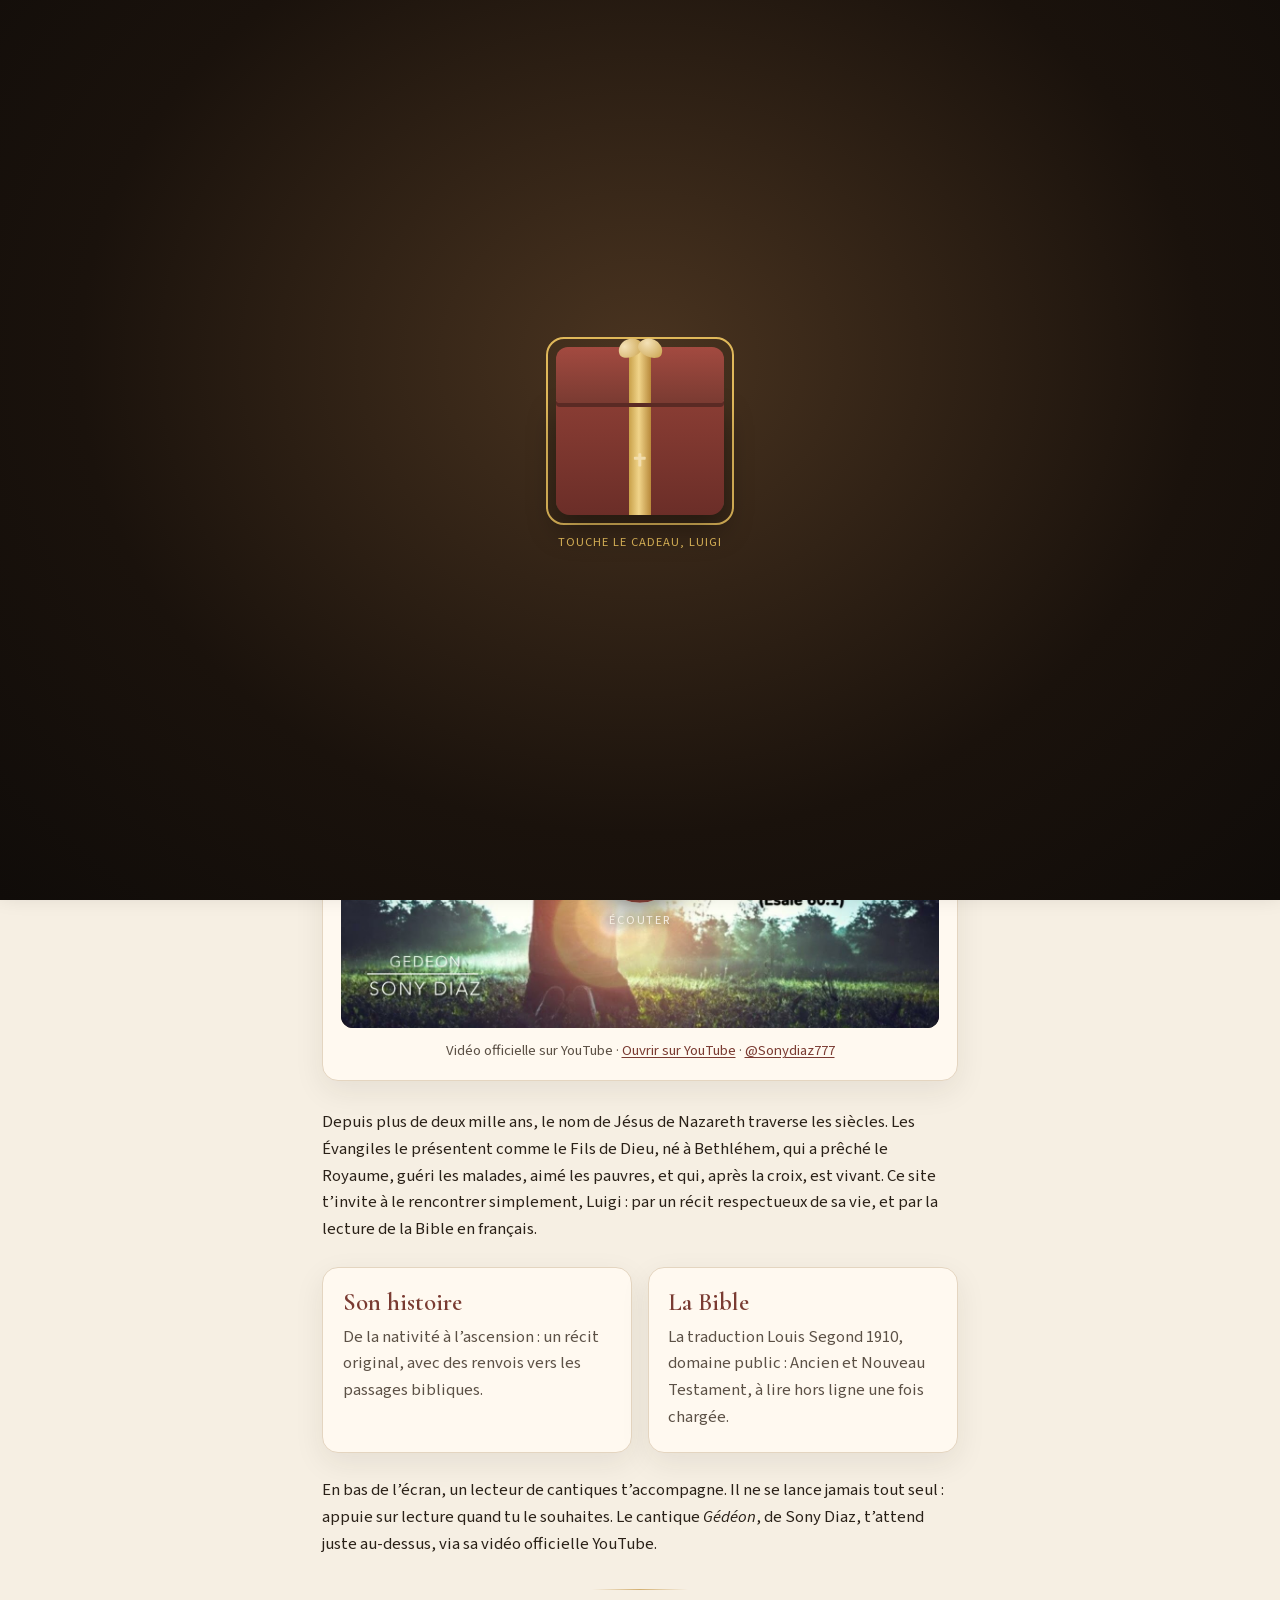
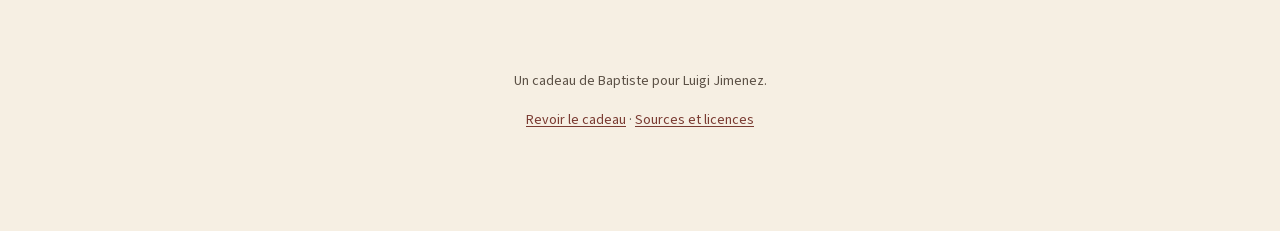
<file: index.html>
<!DOCTYPE html>
<html lang="fr">
<head>
  <meta charset="utf-8">
  <meta name="viewport" content="width=device-width, initial-scale=1, viewport-fit=cover">
  <meta name="theme-color" content="#2A2118">
  <meta name="description" content="Un cadeau de Baptiste pour Luigi Jimenez : l’histoire de Jésus-Christ, la Bible Louis Segond 1910, et des cantiques évangéliques.">
  <title>Jésus-Christ — Histoire et Bible, un cadeau pour Luigi Jimenez</title>
  <link rel="icon" href="favicon.svg" type="image/svg+xml">
  <link rel="apple-touch-icon" href="icons/icon-192.png">
  <link rel="manifest" href="manifest.webmanifest">
  <link rel="stylesheet" href="css/fonts.css?v=5">
  <link rel="stylesheet" href="css/style.css?v=5">
  <script>
    (function () {
      try {
        var t = localStorage.getItem("jesus-theme");
        if (t) document.documentElement.setAttribute("data-theme", t);
        else if (window.matchMedia && matchMedia("(prefers-color-scheme: dark)").matches)
          document.documentElement.setAttribute("data-theme", "dark");
        var cadeau = /(?:^|[?&])cadeau(?:=[^&]*)?(?:&|$)/.test(location.search);
        var seen = false;
        try { seen = localStorage.getItem("jesus-gift-seen") === "1"; } catch (err) {}
        if (cadeau || !seen) document.documentElement.classList.add("gift-pending");
      } catch (e) {}
    })();
  </script>
</head>
<body>
<a class="skip" href="#contenu">Aller au contenu</a>
<header class="site-header">
  <div class="header-inner">
    <a class="brand" href="index.html">
      <img src="img/logo.svg" width="32" height="32" alt="">
      <span class="brand-name">Jésus-Christ</span>
    </a>
    <button type="button" class="nav-toggle" data-nav-toggle aria-controls="site-nav" aria-expanded="false" aria-label="Ouvrir le menu">
      <svg width="22" height="22" viewBox="0 0 24 24" fill="none" stroke="currentColor" stroke-width="1.8" aria-hidden="true"><path d="M4 7h16M4 12h16M4 17h16"/></svg>
    </button>
    <nav class="site-nav" id="site-nav">
      <a href="index.html" aria-current="page">Accueil</a>
      <a href="histoire.html">Son histoire</a>
      <a href="bible.html">La Bible</a>
      <a href="apropos.html">À propos</a>
    </nav>
    <button type="button" class="icon-btn theme-btn" data-theme-toggle aria-label="Changer de thème"></button>
  </div>
</header>

<main id="contenu">
  <section class="hero">
    <img class="cross" src="img/logo.svg" width="64" height="64" alt="">
    <p class="kicker">Un cadeau pour Luigi Jimenez</p>
    <h1>Jésus-Christ</h1>
    <p class="lead">Son histoire, les Écritures, et des cantiques pour prier, lire et écouter — offerts avec affection.</p>
    <blockquote class="quote">
      «&nbsp;Je suis le chemin, la vérité, et la vie.&nbsp;»
      <cite><a class="ref" href="bible.html#jean.14.6">Jean 14, 6</a> · Louis Segond 1910</cite>
    </blockquote>
    <div class="actions">
      <a class="btn btn-primary" href="histoire.html">Son histoire</a>
      <a class="btn btn-ghost" href="bible.html">Lire la Bible</a>
    </div>
  </section>
  <div class="wrap">
    <article class="gedeon-card" data-gedeon-card id="gedeon">
  <header class="gedeon-head">
    <p class="kicker">Cantique offert</p>
    <h2>Gédéon — Sony Diaz</h2>
    <p class="gedeon-sub">Gédéon (Vaillant héros)</p>
  </header>
  <div class="gedeon-stage" data-gedeon-stage>
    <img class="gedeon-poster" src="img/gedeon.jpg" width="1280" height="720" alt="Sony Diaz — Gédéon (Vaillant héros)">
    <button type="button" class="gedeon-play" data-gedeon-play aria-label="Lire Gédéon de Sony Diaz">
      <svg viewBox="0 0 24 24" width="42" height="42" aria-hidden="true"><path fill="currentColor" d="M8 5.5v13l11-6.5L8 5.5z"/></svg>
      <span class="gedeon-play-label">Écouter</span>
    </button>
    <div class="yt-wrap" data-gedeon-yt></div>
  </div>
  <p class="gedeon-credit">Vidéo officielle sur YouTube
    · <a href="https://www.youtube.com/watch?v=rrBUfTfi2Fc" rel="noopener noreferrer" target="_blank">Ouvrir sur YouTube</a>
    · <a href="https://www.youtube.com/@Sonydiaz777" rel="noopener noreferrer" target="_blank">@Sonydiaz777</a></p>
</article>
    <p>Depuis plus de deux mille ans, le nom de Jésus de Nazareth traverse les siècles. Les Évangiles le présentent comme le Fils de Dieu, né à Bethléhem, qui a prêché le Royaume, guéri les malades, aimé les pauvres, et qui, après la croix, est vivant. Ce site t’invite à le rencontrer simplement, Luigi&nbsp;: par un récit respectueux de sa vie, et par la lecture de la Bible en français.</p>
    <div class="cards">
      <a class="card" href="histoire.html">
        <h2>Son histoire</h2>
        <p>De la nativité à l’ascension&nbsp;: un récit original, avec des renvois vers les passages bibliques.</p>
      </a>
      <a class="card" href="bible.html">
        <h2>La Bible</h2>
        <p>La traduction Louis Segond 1910, domaine public&nbsp;: Ancien et Nouveau Testament, à lire hors ligne une fois chargée.</p>
      </a>
    </div>
    <p>En bas de l’écran, un lecteur de cantiques t’accompagne. Il ne se lance jamais tout seul&nbsp;: appuie sur lecture quand tu le souhaites. Le cantique <em>Gédéon</em>, de Sony Diaz, t’attend juste au-dessus, via sa vidéo officielle YouTube.</p>
    <hr class="ornament">
  </div>
</main>

<footer class="site-foot">
  <p>Un cadeau de Baptiste pour Luigi Jimenez.</p>
  <p><a href="index.html?cadeau" data-replay-gift>Revoir le cadeau</a>
   · <a href="apropos.html">Sources et licences</a></p>
</footer>

<div class="modern-panel" id="modern-panel" aria-hidden="true">
  <div class="modern-head">
    <h2>Cantiques modernes</h2>
    <button type="button" class="tool-btn" data-modern-close>Fermer</button>
  </div>
  <p class="note">Ces morceaux sont protégés par le droit d’auteur. Ils sont lus via YouTube&nbsp;: aucun fichier audio n’est hébergé sur ce site, et la lecture ne démarre pas toute seule.</p>
  <div class="yt-wrap" data-yt></div>
  <p class="modern-credit"><strong>Sony Diaz</strong> — <em>Gédéon (Vaillant héros)</em><br>
    <a href="https://www.youtube.com/watch?v=rrBUfTfi2Fc" rel="noopener noreferrer" target="_blank">Vidéo officielle sur YouTube</a>
    · <a href="https://www.youtube.com/@Sonydiaz777" rel="noopener noreferrer" target="_blank">Chaîne @Sonydiaz777</a>
  </p>
</div>
<div class="player" data-player>
  <audio preload="none" playsinline></audio>
  <button type="button" class="play-btn" data-play aria-label="Lecture">
    <svg width="18" height="18" viewBox="0 0 24 24" fill="currentColor" aria-hidden="true"><path d="M8 5.5v13l11-6.5L8 5.5z"/></svg>
  </button>
  <div class="player-meta">
    <div class="player-kicker">Cantiques</div>
    <div class="player-title" data-player-title>À toi la gloire</div>
    <div class="player-kicker" data-player-sub>Mélodie de Haendel — orgue</div>
  </div>
  <div class="player-controls">
    <button type="button" data-prev aria-label="Cantique précédent">
      <svg width="18" height="18" viewBox="0 0 24 24" fill="currentColor" aria-hidden="true"><path d="M6 6h2v12H6V6zm3.5 6 8.5 6V6l-8.5 6z"/></svg>
    </button>
    <button type="button" data-next aria-label="Cantique suivant">
      <svg width="18" height="18" viewBox="0 0 24 24" fill="currentColor" aria-hidden="true"><path d="M16 6h2v12h-2V6zM4 6v12l8.5-6L4 6z"/></svg>
    </button>
    <button type="button" data-modern aria-label="Cantiques modernes" aria-expanded="false" title="Cantiques modernes">
      <svg width="18" height="18" viewBox="0 0 24 24" fill="none" stroke="currentColor" stroke-width="1.8" aria-hidden="true"><path d="M10 16.5V5l10-2v11"/><circle cx="8" cy="16.5" r="2.5"/><circle cx="18" cy="14.5" r="2.5"/></svg>
    </button>
    <div class="vol-wrap">
      <label class="visually-hidden" for="volume">Volume</label>
      <input id="volume" type="range" data-volume min="0" max="1" step="0.05" value="0.8" aria-label="Volume">
    </div>
  </div>
</div>

<div class="gift-overlay" id="gift-overlay" role="dialog" aria-modal="true" aria-labelledby="gift-title">
  <div class="gift-rays" aria-hidden="true"></div>
  <div class="gift-confetti" data-confetti aria-hidden="true"></div>
  <div class="gift-doves" aria-hidden="true">
    <svg class="dove" style="--dx:-130px;--dy:-160px;--d:.05s" viewBox="0 0 64 40" fill="#F6EFE3"><path d="M8 24c8-2 14-10 22-12 2 6 8 10 16 10-6 4-14 6-22 4-4 4-10 8-16 8 2-4 2-8 0-10zm30-8c6-6 16-8 24-4-8 2-14 8-18 14-4-2-6-6-6-10z"/></svg>
    <svg class="dove" style="--dx:150px;--dy:-140px;--d:.18s" viewBox="0 0 64 40" fill="#E0B85A"><path d="M8 24c8-2 14-10 22-12 2 6 8 10 16 10-6 4-14 6-22 4-4 4-10 8-16 8 2-4 2-8 0-10zm30-8c6-6 16-8 24-4-8 2-14 8-18 14-4-2-6-6-6-10z"/></svg>
    <svg class="dove" style="--dx:20px;--dy:-190px;--d:.28s" viewBox="0 0 64 40" fill="#ffffff"><path d="M8 24c8-2 14-10 22-12 2 6 8 10 16 10-6 4-14 6-22 4-4 4-10 8-16 8 2-4 2-8 0-10zm30-8c6-6 16-8 24-4-8 2-14 8-18 14-4-2-6-6-6-10z"/></svg>
  </div>
  <div class="gift-stage">
    <button type="button" class="gift-box" data-gift-box aria-label="Ouvrir le cadeau pour Luigi Jimenez">
      <span class="gift-lid">
        <span class="gift-bow" aria-hidden="true"><span></span><span></span></span>
      </span>
      <span class="gift-body">
        <svg class="gift-cross" viewBox="0 0 24 24" aria-hidden="true"><rect x="10" y="3" width="4" height="18" rx="1" fill="#F4E2B8"/><rect x="4" y="8" width="16" height="4" rx="1" fill="#F4E2B8"/></svg>
      </span>
    </button>
    <p class="gift-hint">Touche le cadeau, Luigi</p>
    <div class="gift-message">
      <p class="kicker">Un cadeau</p>
      <h1 id="gift-title">Pour Luigi Jimenez</h1>
      <p class="gift-dedication">Luigi Jimenez, Jésus t’aime et te bénit, mon frère.</p>
      <p class="gift-signature">— Baptiste</p>
      <article class="gedeon-card" data-gedeon-card>
  <header class="gedeon-head">
    <p class="kicker">Cantique offert</p>
    <h2>Gédéon — Sony Diaz</h2>
    <p class="gedeon-sub">Gédéon (Vaillant héros)</p>
  </header>
  <div class="gedeon-stage" data-gedeon-stage>
    <img class="gedeon-poster" src="img/gedeon.jpg" width="1280" height="720" alt="Sony Diaz — Gédéon (Vaillant héros)">
    <button type="button" class="gedeon-play" data-gedeon-play aria-label="Lire Gédéon de Sony Diaz">
      <svg viewBox="0 0 24 24" width="42" height="42" aria-hidden="true"><path fill="currentColor" d="M8 5.5v13l11-6.5L8 5.5z"/></svg>
      <span class="gedeon-play-label">Écouter</span>
    </button>
    <div class="yt-wrap" data-gedeon-yt></div>
  </div>
  <p class="gedeon-credit">Vidéo officielle sur YouTube
    · <a href="https://www.youtube.com/watch?v=rrBUfTfi2Fc" rel="noopener noreferrer" target="_blank">Ouvrir sur YouTube</a>
    · <a href="https://www.youtube.com/@Sonydiaz777" rel="noopener noreferrer" target="_blank">@Sonydiaz777</a></p>
</article>
      <button type="button" class="btn btn-primary" data-gift-enter>Entrer</button>
    </div>
  </div>
</div>

<script src="js/app.js?v=5" defer></script>

</body>
</html>
</file>
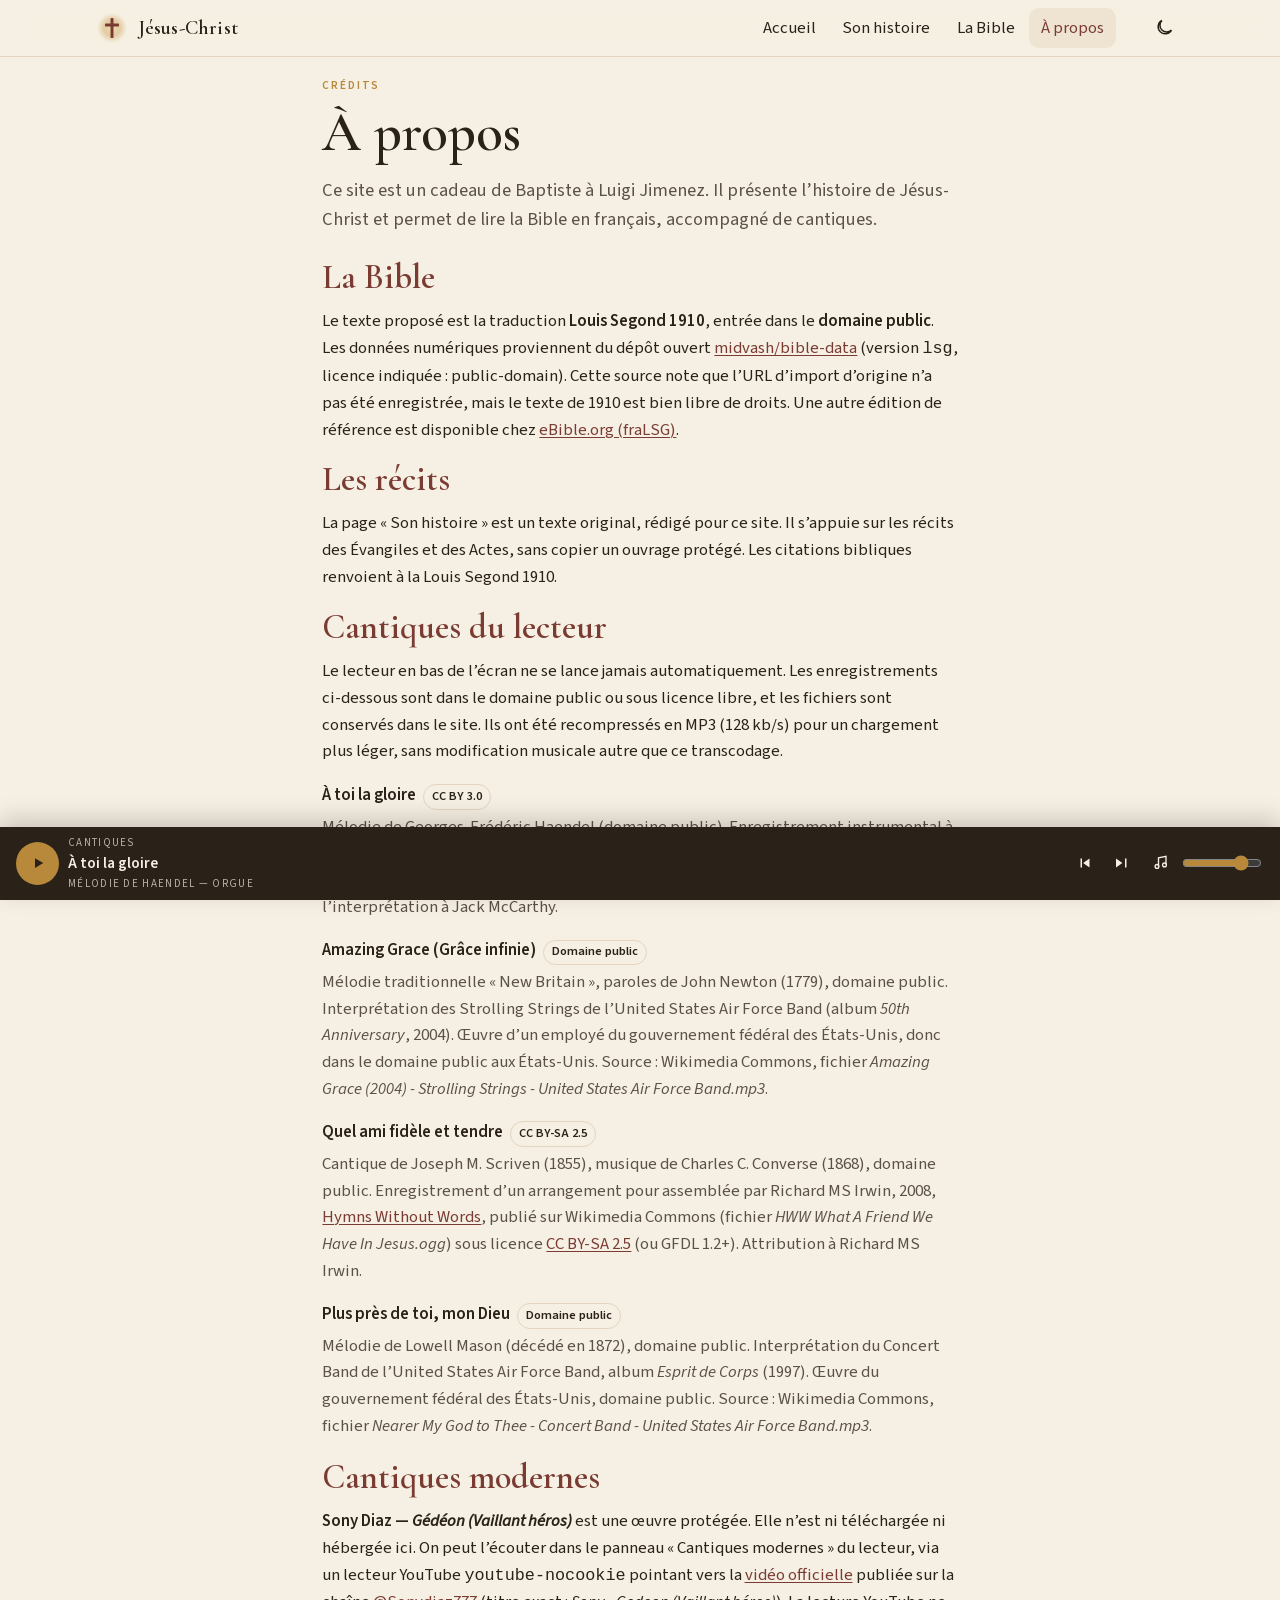
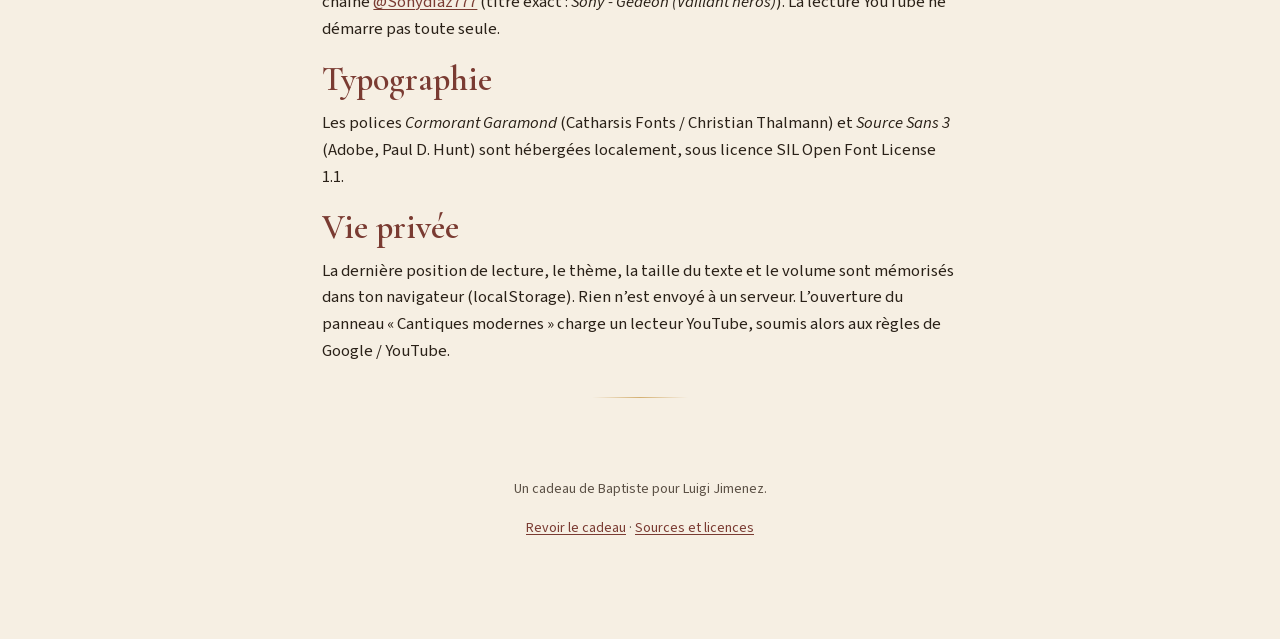
<file: apropos.html>
<!DOCTYPE html>
<html lang="fr">
<head>
  <meta charset="utf-8">
  <meta name="viewport" content="width=device-width, initial-scale=1, viewport-fit=cover">
  <meta name="theme-color" content="#2A2118">
  <meta name="description" content="Sources, crédits et licences du site Jésus-Christ : Bible Louis Segond 1910, cantiques, typographie.">
  <title>À propos — sources et licences</title>
  <link rel="icon" href="favicon.svg" type="image/svg+xml">
  <link rel="apple-touch-icon" href="icons/icon-192.png">
  <link rel="manifest" href="manifest.webmanifest">
  <link rel="stylesheet" href="css/fonts.css?v=5">
  <link rel="stylesheet" href="css/style.css?v=5">
  <script>
    (function () {
      try {
        var t = localStorage.getItem("jesus-theme");
        if (t) document.documentElement.setAttribute("data-theme", t);
        else if (window.matchMedia && matchMedia("(prefers-color-scheme: dark)").matches)
          document.documentElement.setAttribute("data-theme", "dark");
        if (/(?:^|[?&])cadeau(?:=[^&]*)?(?:&|$)/.test(location.search))
          document.documentElement.classList.add("gift-pending");
      } catch (e) {}
    })();
  </script>
</head>
<body>
<a class="skip" href="#contenu">Aller au contenu</a>
<header class="site-header">
  <div class="header-inner">
    <a class="brand" href="index.html">
      <img src="img/logo.svg" width="32" height="32" alt="">
      <span class="brand-name">Jésus-Christ</span>
    </a>
    <button type="button" class="nav-toggle" data-nav-toggle aria-controls="site-nav" aria-expanded="false" aria-label="Ouvrir le menu">
      <svg width="22" height="22" viewBox="0 0 24 24" fill="none" stroke="currentColor" stroke-width="1.8" aria-hidden="true"><path d="M4 7h16M4 12h16M4 17h16"/></svg>
    </button>
    <nav class="site-nav" id="site-nav">
      <a href="index.html">Accueil</a>
      <a href="histoire.html">Son histoire</a>
      <a href="bible.html">La Bible</a>
      <a href="apropos.html" aria-current="page">À propos</a>
    </nav>
    <button type="button" class="icon-btn theme-btn" data-theme-toggle aria-label="Changer de thème"></button>
  </div>
</header>

<main id="contenu" class="wrap">
  <p class="kicker">Crédits</p>
  <h1>À propos</h1>
  <p class="lead">Ce site est un cadeau de Baptiste à Luigi Jimenez. Il présente l’histoire de Jésus-Christ et permet de lire la Bible en français, accompagné de cantiques.</p>

  <h2>La Bible</h2>
  <p>Le texte proposé est la traduction <strong>Louis Segond 1910</strong>, entrée dans le <strong>domaine public</strong>. Les données numériques proviennent du dépôt ouvert <a href="https://github.com/midvash/bible-data" rel="noopener noreferrer" target="_blank">midvash/bible-data</a> (version <code>lsg</code>, licence indiquée&nbsp;: public-domain). Cette source note que l’URL d’import d’origine n’a pas été enregistrée, mais le texte de 1910 est bien libre de droits. Une autre édition de référence est disponible chez <a href="https://ebible.org/details.php?id=fraLSG" rel="noopener noreferrer" target="_blank">eBible.org (fraLSG)</a>.</p>

  <h2>Les récits</h2>
  <p>La page «&nbsp;Son histoire&nbsp;» est un texte original, rédigé pour ce site. Il s’appuie sur les récits des Évangiles et des Actes, sans copier un ouvrage protégé. Les citations bibliques renvoient à la Louis Segond 1910.</p>

  <h2>Cantiques du lecteur</h2>
  <p>Le lecteur en bas de l’écran ne se lance jamais automatiquement. Les enregistrements ci-dessous sont dans le domaine public ou sous licence libre, et les fichiers sont conservés dans le site. Ils ont été recompressés en MP3 (128&nbsp;kb/s) pour un chargement plus léger, sans modification musicale autre que ce transcodage.</p>
  <dl class="credits">
    <dt>À toi la gloire <span class="license-tag">CC BY 3.0</span></dt>
    <dd>Mélodie de Georges-Frédéric Haendel (domaine public). Enregistrement instrumental à l’orgue par Jack McCarthy, 2011, publié sur Wikimedia Commons sous licence <a href="https://creativecommons.org/licenses/by/3.0/" rel="noopener noreferrer" target="_blank">Creative Commons Attribution 3.0</a> (fichier <em>Thine Be The Glory.ogg</em>). Merci d’attribuer l’interprétation à Jack McCarthy.</dd>
    <dt>Amazing Grace (Grâce infinie) <span class="license-tag">Domaine public</span></dt>
    <dd>Mélodie traditionnelle «&nbsp;New Britain&nbsp;», paroles de John Newton (1779), domaine public. Interprétation des Strolling Strings de l’United States Air Force Band (album <em>50th Anniversary</em>, 2004). Œuvre d’un employé du gouvernement fédéral des États-Unis, donc dans le domaine public aux États-Unis. Source&nbsp;: Wikimedia Commons, fichier <em>Amazing Grace (2004) - Strolling Strings - United States Air Force Band.mp3</em>.</dd>
    <dt>Quel ami fidèle et tendre <span class="license-tag">CC BY-SA 2.5</span></dt>
    <dd>Cantique de Joseph M. Scriven (1855), musique de Charles C. Converse (1868), domaine public. Enregistrement d’un arrangement pour assemblée par Richard MS Irwin, 2008, <a href="http://www.hymnswithoutwords.com" rel="noopener noreferrer" target="_blank">Hymns Without Words</a>, publié sur Wikimedia Commons (fichier <em>HWW What A Friend We Have In Jesus.ogg</em>) sous licence <a href="https://creativecommons.org/licenses/by-sa/2.5/" rel="noopener noreferrer" target="_blank">CC BY-SA 2.5</a> (ou GFDL 1.2+). Attribution à Richard MS Irwin.</dd>
    <dt>Plus près de toi, mon Dieu <span class="license-tag">Domaine public</span></dt>
    <dd>Mélodie de Lowell Mason (décédé en 1872), domaine public. Interprétation du Concert Band de l’United States Air Force Band, album <em>Esprit de Corps</em> (1997). Œuvre du gouvernement fédéral des États-Unis, domaine public. Source&nbsp;: Wikimedia Commons, fichier <em>Nearer My God to Thee - Concert Band - United States Air Force Band.mp3</em>.</dd>
  </dl>

  <h2>Cantiques modernes</h2>
  <p><strong>Sony Diaz — <em>Gédéon (Vaillant héros)</em></strong> est une œuvre protégée. Elle n’est ni téléchargée ni hébergée ici. On peut l’écouter dans le panneau «&nbsp;Cantiques modernes&nbsp;» du lecteur, via un lecteur YouTube <code>youtube-nocookie</code> pointant vers la <a href="https://www.youtube.com/watch?v=rrBUfTfi2Fc" rel="noopener noreferrer" target="_blank">vidéo officielle</a> publiée sur la chaîne <a href="https://www.youtube.com/@Sonydiaz777" rel="noopener noreferrer" target="_blank">@Sonydiaz777</a> (titre exact&nbsp;: <em>Sony - Gedeon (Vaillant héros)</em>). La lecture YouTube ne démarre pas toute seule.</p>

  <h2>Typographie</h2>
  <p>Les polices <em>Cormorant Garamond</em> (Catharsis Fonts / Christian Thalmann) et <em>Source Sans 3</em> (Adobe, Paul D. Hunt) sont hébergées localement, sous licence SIL Open Font License 1.1.</p>

  <h2>Vie privée</h2>
  <p>La dernière position de lecture, le thème, la taille du texte et le volume sont mémorisés dans ton navigateur (localStorage). Rien n’est envoyé à un serveur. L’ouverture du panneau «&nbsp;Cantiques modernes&nbsp;» charge un lecteur YouTube, soumis alors aux règles de Google / YouTube.</p>
  <hr class="ornament">
</main>

<footer class="site-foot">
  <p>Un cadeau de Baptiste pour Luigi Jimenez.</p>
  <p><a href="index.html?cadeau" data-replay-gift>Revoir le cadeau</a>
   · <a href="apropos.html">Sources et licences</a></p>
</footer>

<div class="modern-panel" id="modern-panel" aria-hidden="true">
  <div class="modern-head">
    <h2>Cantiques modernes</h2>
    <button type="button" class="tool-btn" data-modern-close>Fermer</button>
  </div>
  <p class="note">Ces morceaux sont protégés par le droit d’auteur. Ils sont lus via YouTube&nbsp;: aucun fichier audio n’est hébergé sur ce site, et la lecture ne démarre pas toute seule.</p>
  <div class="yt-wrap" data-yt></div>
  <p class="modern-credit"><strong>Sony Diaz</strong> — <em>Gédéon (Vaillant héros)</em><br>
    <a href="https://www.youtube.com/watch?v=rrBUfTfi2Fc" rel="noopener noreferrer" target="_blank">Vidéo officielle sur YouTube</a>
    · <a href="https://www.youtube.com/@Sonydiaz777" rel="noopener noreferrer" target="_blank">Chaîne @Sonydiaz777</a>
  </p>
</div>
<div class="player" data-player>
  <audio preload="none" playsinline></audio>
  <button type="button" class="play-btn" data-play aria-label="Lecture">
    <svg width="18" height="18" viewBox="0 0 24 24" fill="currentColor" aria-hidden="true"><path d="M8 5.5v13l11-6.5L8 5.5z"/></svg>
  </button>
  <div class="player-meta">
    <div class="player-kicker">Cantiques</div>
    <div class="player-title" data-player-title>À toi la gloire</div>
    <div class="player-kicker" data-player-sub>Mélodie de Haendel — orgue</div>
  </div>
  <div class="player-controls">
    <button type="button" data-prev aria-label="Cantique précédent">
      <svg width="18" height="18" viewBox="0 0 24 24" fill="currentColor" aria-hidden="true"><path d="M6 6h2v12H6V6zm3.5 6 8.5 6V6l-8.5 6z"/></svg>
    </button>
    <button type="button" data-next aria-label="Cantique suivant">
      <svg width="18" height="18" viewBox="0 0 24 24" fill="currentColor" aria-hidden="true"><path d="M16 6h2v12h-2V6zM4 6v12l8.5-6L4 6z"/></svg>
    </button>
    <button type="button" data-modern aria-label="Cantiques modernes" aria-expanded="false" title="Cantiques modernes">
      <svg width="18" height="18" viewBox="0 0 24 24" fill="none" stroke="currentColor" stroke-width="1.8" aria-hidden="true"><path d="M10 16.5V5l10-2v11"/><circle cx="8" cy="16.5" r="2.5"/><circle cx="18" cy="14.5" r="2.5"/></svg>
    </button>
    <div class="vol-wrap">
      <label class="visually-hidden" for="volume">Volume</label>
      <input id="volume" type="range" data-volume min="0" max="1" step="0.05" value="0.8" aria-label="Volume">
    </div>
  </div>
</div>

<div class="gift-overlay" id="gift-overlay" role="dialog" aria-modal="true" aria-labelledby="gift-title">
  <div class="gift-rays" aria-hidden="true"></div>
  <div class="gift-confetti" data-confetti aria-hidden="true"></div>
  <div class="gift-doves" aria-hidden="true">
    <svg class="dove" style="--dx:-130px;--dy:-160px;--d:.05s" viewBox="0 0 64 40" fill="#F6EFE3"><path d="M8 24c8-2 14-10 22-12 2 6 8 10 16 10-6 4-14 6-22 4-4 4-10 8-16 8 2-4 2-8 0-10zm30-8c6-6 16-8 24-4-8 2-14 8-18 14-4-2-6-6-6-10z"/></svg>
    <svg class="dove" style="--dx:150px;--dy:-140px;--d:.18s" viewBox="0 0 64 40" fill="#E0B85A"><path d="M8 24c8-2 14-10 22-12 2 6 8 10 16 10-6 4-14 6-22 4-4 4-10 8-16 8 2-4 2-8 0-10zm30-8c6-6 16-8 24-4-8 2-14 8-18 14-4-2-6-6-6-10z"/></svg>
    <svg class="dove" style="--dx:20px;--dy:-190px;--d:.28s" viewBox="0 0 64 40" fill="#ffffff"><path d="M8 24c8-2 14-10 22-12 2 6 8 10 16 10-6 4-14 6-22 4-4 4-10 8-16 8 2-4 2-8 0-10zm30-8c6-6 16-8 24-4-8 2-14 8-18 14-4-2-6-6-6-10z"/></svg>
  </div>
  <div class="gift-stage">
    <button type="button" class="gift-box" data-gift-box aria-label="Ouvrir le cadeau pour Luigi Jimenez">
      <span class="gift-lid">
        <span class="gift-bow" aria-hidden="true"><span></span><span></span></span>
      </span>
      <span class="gift-body">
        <svg class="gift-cross" viewBox="0 0 24 24" aria-hidden="true"><rect x="10" y="3" width="4" height="18" rx="1" fill="#F4E2B8"/><rect x="4" y="8" width="16" height="4" rx="1" fill="#F4E2B8"/></svg>
      </span>
    </button>
    <p class="gift-hint">Touche le cadeau, Luigi</p>
    <div class="gift-message">
      <p class="kicker">Un cadeau</p>
      <h1 id="gift-title">Pour Luigi Jimenez</h1>
      <p class="gift-dedication">Luigi Jimenez, Jésus t’aime et te bénit, mon frère.</p>
      <p class="gift-signature">— Baptiste</p>
      <article class="gedeon-card" data-gedeon-card>
  <header class="gedeon-head">
    <p class="kicker">Cantique offert</p>
    <h2>Gédéon — Sony Diaz</h2>
    <p class="gedeon-sub">Gédéon (Vaillant héros)</p>
  </header>
  <div class="gedeon-stage" data-gedeon-stage>
    <img class="gedeon-poster" src="img/gedeon.jpg" width="1280" height="720" alt="Sony Diaz — Gédéon (Vaillant héros)">
    <button type="button" class="gedeon-play" data-gedeon-play aria-label="Lire Gédéon de Sony Diaz">
      <svg viewBox="0 0 24 24" width="42" height="42" aria-hidden="true"><path fill="currentColor" d="M8 5.5v13l11-6.5L8 5.5z"/></svg>
      <span class="gedeon-play-label">Écouter</span>
    </button>
    <div class="yt-wrap" data-gedeon-yt></div>
  </div>
  <p class="gedeon-credit">Vidéo officielle sur YouTube
    · <a href="https://www.youtube.com/watch?v=rrBUfTfi2Fc" rel="noopener noreferrer" target="_blank">Ouvrir sur YouTube</a>
    · <a href="https://www.youtube.com/@Sonydiaz777" rel="noopener noreferrer" target="_blank">@Sonydiaz777</a></p>
</article>
      <button type="button" class="btn btn-primary" data-gift-enter>Entrer</button>
    </div>
  </div>
</div>

<script src="js/app.js?v=5" defer></script>

</body>
</html>
</file>
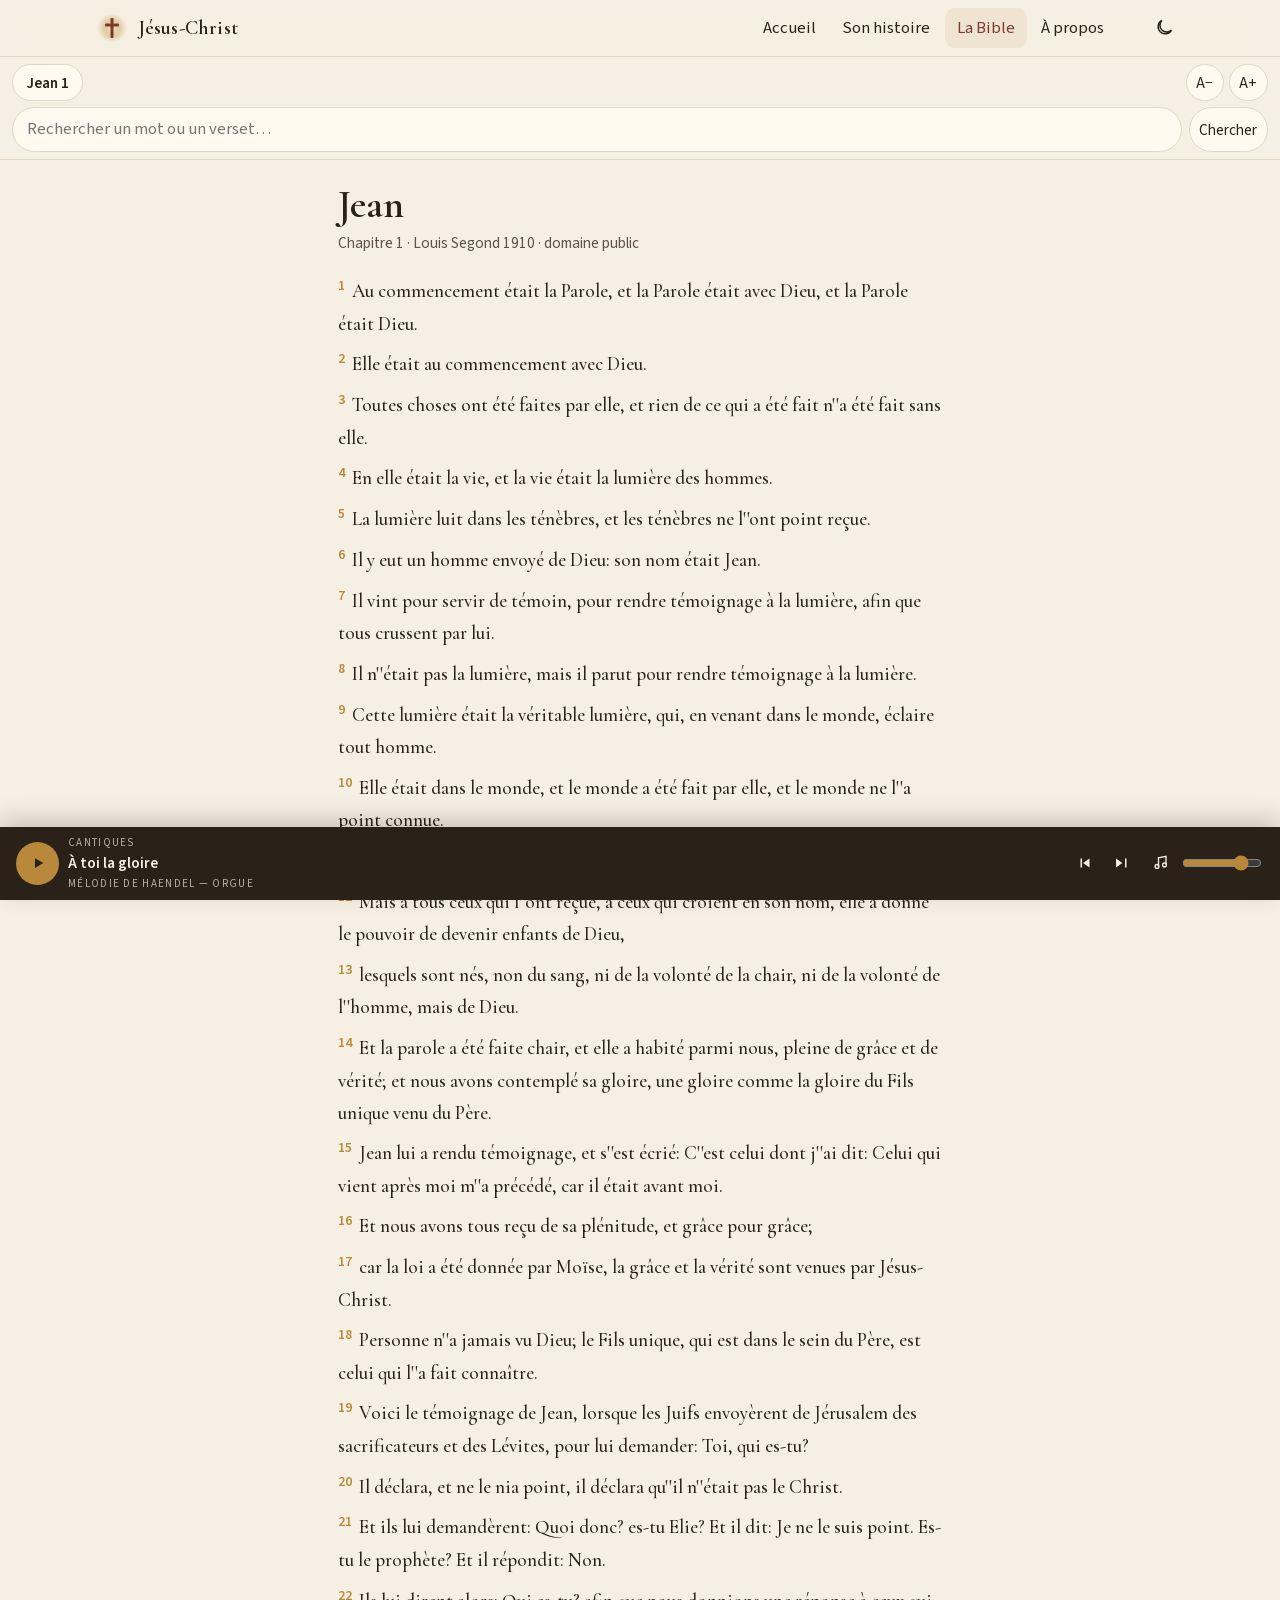
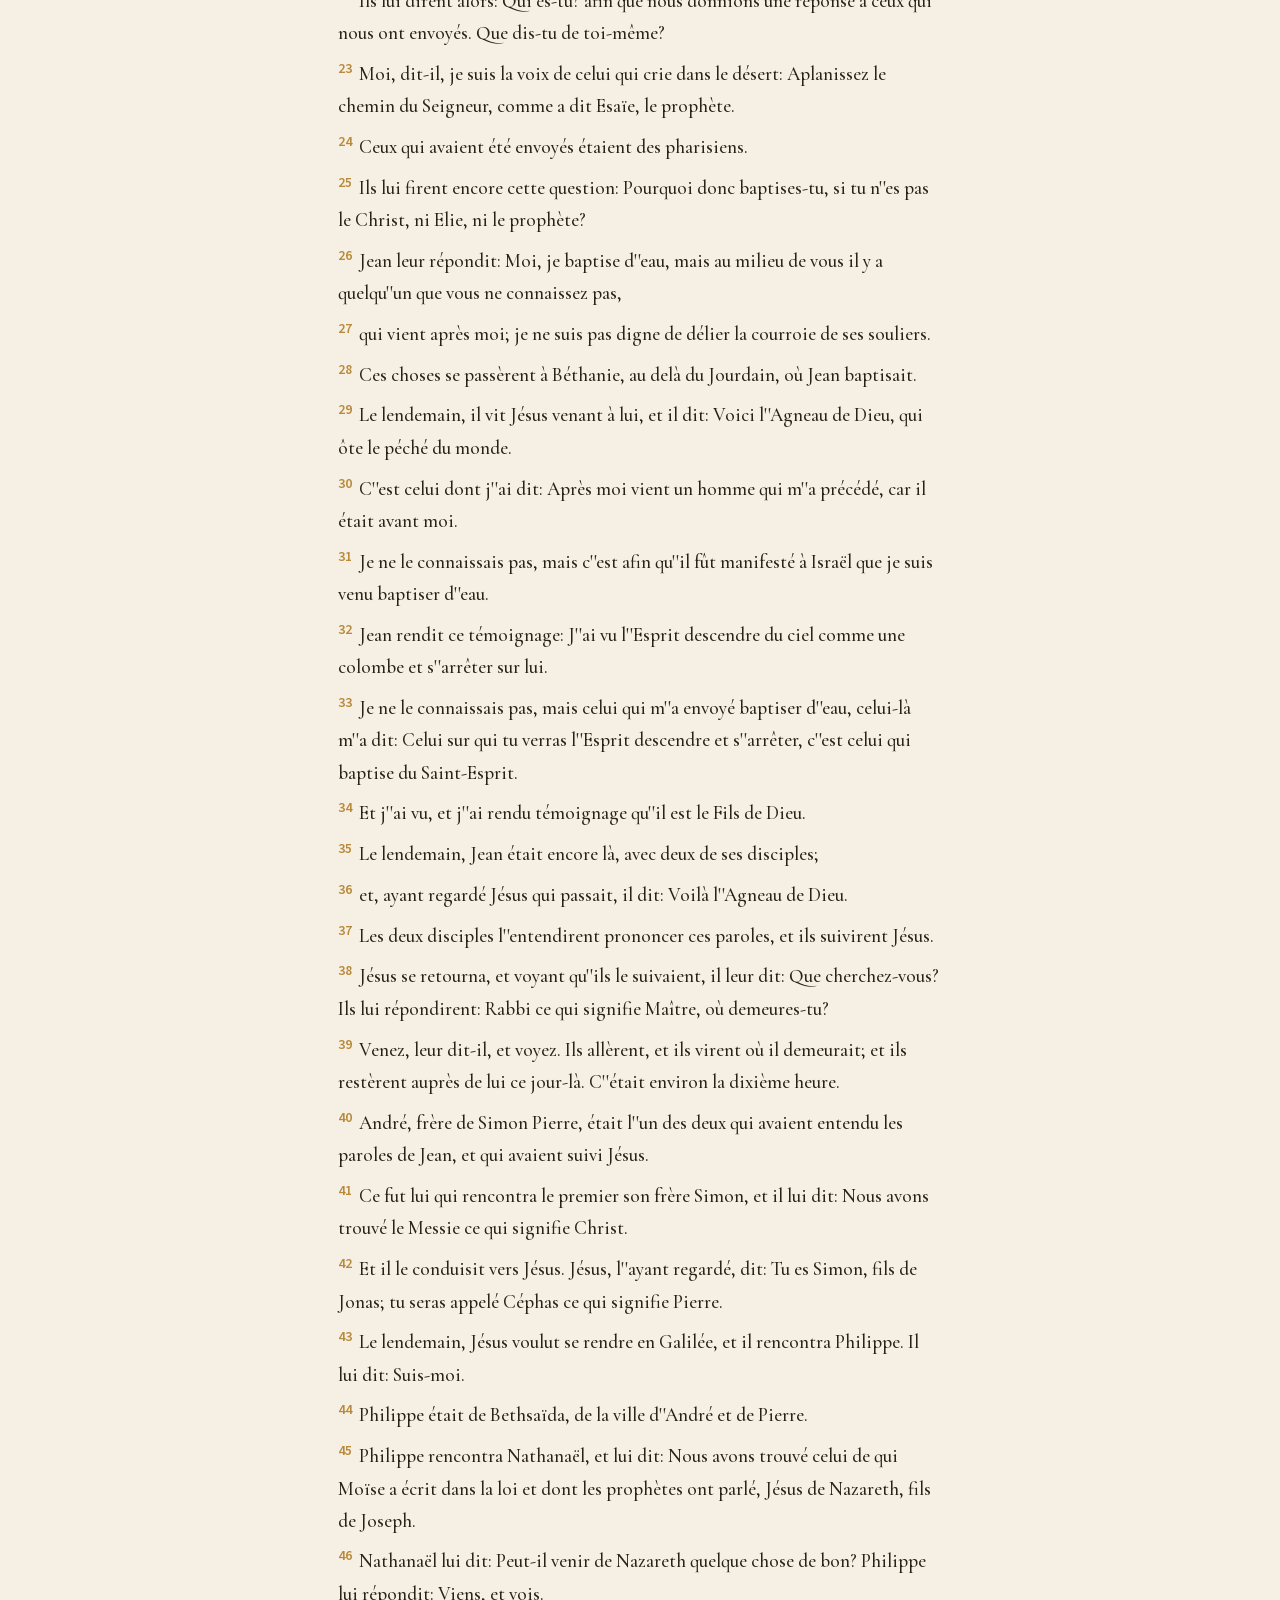
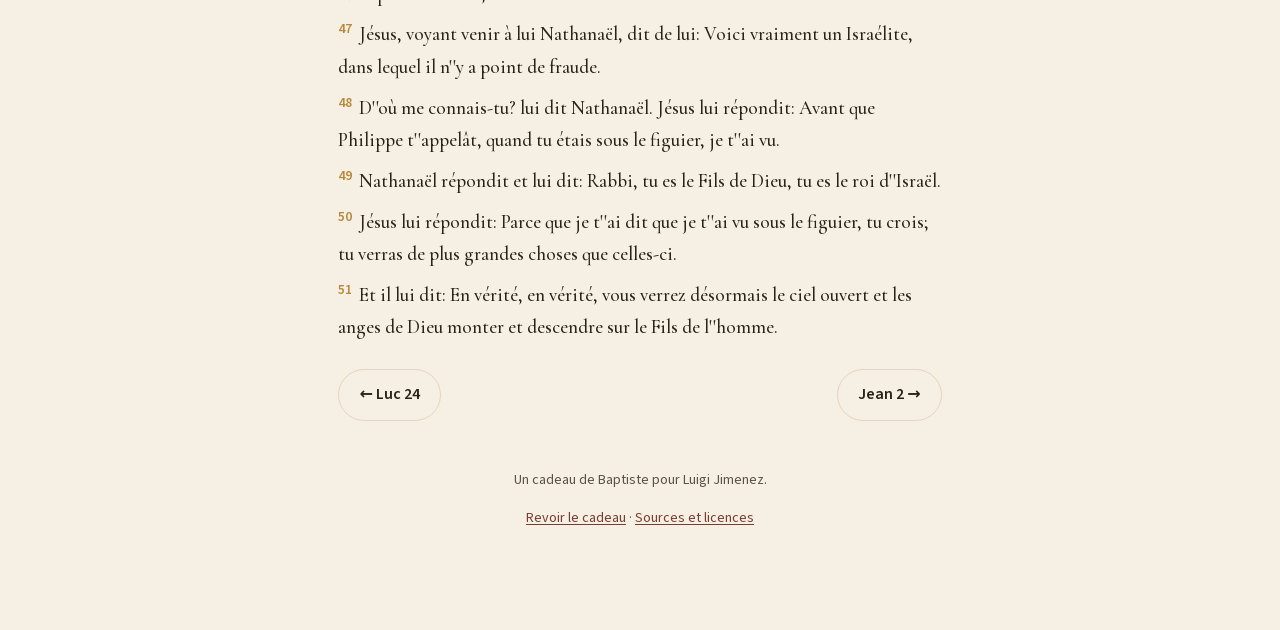
<file: bible.html>
<!DOCTYPE html>
<html lang="fr">
<head>
  <meta charset="utf-8">
  <meta name="viewport" content="width=device-width, initial-scale=1, viewport-fit=cover">
  <meta name="theme-color" content="#2A2118">
  <meta name="description" content="Lire la Bible en français, traduction Louis Segond 1910 (domaine public) : Ancien et Nouveau Testament.">
  <title>La Bible — Louis Segond 1910</title>
  <link rel="icon" href="favicon.svg" type="image/svg+xml">
  <link rel="apple-touch-icon" href="icons/icon-192.png">
  <link rel="manifest" href="manifest.webmanifest">
  <link rel="stylesheet" href="css/fonts.css?v=5">
  <link rel="stylesheet" href="css/style.css?v=5">
  <script>
    (function () {
      try {
        var t = localStorage.getItem("jesus-theme");
        if (t) document.documentElement.setAttribute("data-theme", t);
        else if (window.matchMedia && matchMedia("(prefers-color-scheme: dark)").matches)
          document.documentElement.setAttribute("data-theme", "dark");
        if (/(?:^|[?&])cadeau(?:=[^&]*)?(?:&|$)/.test(location.search))
          document.documentElement.classList.add("gift-pending");
      } catch (e) {}
    })();
  </script>
</head>
<body>
<a class="skip" href="#contenu">Aller au contenu</a>
<header class="site-header">
  <div class="header-inner">
    <a class="brand" href="index.html">
      <img src="img/logo.svg" width="32" height="32" alt="">
      <span class="brand-name">Jésus-Christ</span>
    </a>
    <button type="button" class="nav-toggle" data-nav-toggle aria-controls="site-nav" aria-expanded="false" aria-label="Ouvrir le menu">
      <svg width="22" height="22" viewBox="0 0 24 24" fill="none" stroke="currentColor" stroke-width="1.8" aria-hidden="true"><path d="M4 7h16M4 12h16M4 17h16"/></svg>
    </button>
    <nav class="site-nav" id="site-nav">
      <a href="index.html">Accueil</a>
      <a href="histoire.html">Son histoire</a>
      <a href="bible.html" aria-current="page">La Bible</a>
      <a href="apropos.html">À propos</a>
    </nav>
    <button type="button" class="icon-btn theme-btn" data-theme-toggle aria-label="Changer de thème"></button>
  </div>
</header>

<div class="bible-toolbar">
  <button type="button" class="picker-btn" data-picker aria-haspopup="dialog">Choisir un livre</button>
  <div class="tool-cluster">
    <button type="button" class="tool-btn" data-font-minus aria-label="Diminuer la taille du texte">A−</button>
    <button type="button" class="tool-btn" data-font-plus aria-label="Augmenter la taille du texte">A+</button>
  </div>
  <form class="search-form" id="search-form" role="search">
    <input type="search" name="q" placeholder="Rechercher un mot ou un verset…" minlength="2" aria-label="Recherche dans la Bible" enterkeyhint="search">
    <button type="submit" class="tool-btn">Chercher</button>
  </form>
</div>
<p id="status" class="status" hidden></p>
<div id="book-drawer" class="book-drawer" aria-hidden="true">
  <div class="drawer-panel" role="dialog" aria-labelledby="drawer-title">
    <div class="drawer-head">
      <h2 id="drawer-title">Livres de la Bible</h2>
      <button type="button" class="tool-btn" id="drawer-close">Fermer</button>
    </div>
    <div class="testament-tabs">
      <button type="button" class="tool-btn" data-testament="AT" aria-pressed="true">Ancien Testament</button>
      <button type="button" class="tool-btn" data-testament="NT">Nouveau Testament</button>
    </div>
    <input class="book-filter" id="book-filter" type="search" placeholder="Filtrer un livre…" aria-label="Filtrer un livre">
    <div class="book-grid" id="book-grid"></div>
    <div class="chapter-list" id="chapter-list" aria-label="Chapitres"></div>
  </div>
</div>
<main id="contenu">
  <article class="reader" id="reader"></article>
  <section class="search-results" id="search-results" hidden></section>
</main>

<footer class="site-foot">
  <p>Un cadeau de Baptiste pour Luigi Jimenez.</p>
  <p><a href="index.html?cadeau" data-replay-gift>Revoir le cadeau</a>
   · <a href="apropos.html">Sources et licences</a></p>
</footer>

<div class="modern-panel" id="modern-panel" aria-hidden="true">
  <div class="modern-head">
    <h2>Cantiques modernes</h2>
    <button type="button" class="tool-btn" data-modern-close>Fermer</button>
  </div>
  <p class="note">Ces morceaux sont protégés par le droit d’auteur. Ils sont lus via YouTube&nbsp;: aucun fichier audio n’est hébergé sur ce site, et la lecture ne démarre pas toute seule.</p>
  <div class="yt-wrap" data-yt></div>
  <p class="modern-credit"><strong>Sony Diaz</strong> — <em>Gédéon (Vaillant héros)</em><br>
    <a href="https://www.youtube.com/watch?v=rrBUfTfi2Fc" rel="noopener noreferrer" target="_blank">Vidéo officielle sur YouTube</a>
    · <a href="https://www.youtube.com/@Sonydiaz777" rel="noopener noreferrer" target="_blank">Chaîne @Sonydiaz777</a>
  </p>
</div>
<div class="player" data-player>
  <audio preload="none" playsinline></audio>
  <button type="button" class="play-btn" data-play aria-label="Lecture">
    <svg width="18" height="18" viewBox="0 0 24 24" fill="currentColor" aria-hidden="true"><path d="M8 5.5v13l11-6.5L8 5.5z"/></svg>
  </button>
  <div class="player-meta">
    <div class="player-kicker">Cantiques</div>
    <div class="player-title" data-player-title>À toi la gloire</div>
    <div class="player-kicker" data-player-sub>Mélodie de Haendel — orgue</div>
  </div>
  <div class="player-controls">
    <button type="button" data-prev aria-label="Cantique précédent">
      <svg width="18" height="18" viewBox="0 0 24 24" fill="currentColor" aria-hidden="true"><path d="M6 6h2v12H6V6zm3.5 6 8.5 6V6l-8.5 6z"/></svg>
    </button>
    <button type="button" data-next aria-label="Cantique suivant">
      <svg width="18" height="18" viewBox="0 0 24 24" fill="currentColor" aria-hidden="true"><path d="M16 6h2v12h-2V6zM4 6v12l8.5-6L4 6z"/></svg>
    </button>
    <button type="button" data-modern aria-label="Cantiques modernes" aria-expanded="false" title="Cantiques modernes">
      <svg width="18" height="18" viewBox="0 0 24 24" fill="none" stroke="currentColor" stroke-width="1.8" aria-hidden="true"><path d="M10 16.5V5l10-2v11"/><circle cx="8" cy="16.5" r="2.5"/><circle cx="18" cy="14.5" r="2.5"/></svg>
    </button>
    <div class="vol-wrap">
      <label class="visually-hidden" for="volume">Volume</label>
      <input id="volume" type="range" data-volume min="0" max="1" step="0.05" value="0.8" aria-label="Volume">
    </div>
  </div>
</div>

<div class="gift-overlay" id="gift-overlay" role="dialog" aria-modal="true" aria-labelledby="gift-title">
  <div class="gift-rays" aria-hidden="true"></div>
  <div class="gift-confetti" data-confetti aria-hidden="true"></div>
  <div class="gift-doves" aria-hidden="true">
    <svg class="dove" style="--dx:-130px;--dy:-160px;--d:.05s" viewBox="0 0 64 40" fill="#F6EFE3"><path d="M8 24c8-2 14-10 22-12 2 6 8 10 16 10-6 4-14 6-22 4-4 4-10 8-16 8 2-4 2-8 0-10zm30-8c6-6 16-8 24-4-8 2-14 8-18 14-4-2-6-6-6-10z"/></svg>
    <svg class="dove" style="--dx:150px;--dy:-140px;--d:.18s" viewBox="0 0 64 40" fill="#E0B85A"><path d="M8 24c8-2 14-10 22-12 2 6 8 10 16 10-6 4-14 6-22 4-4 4-10 8-16 8 2-4 2-8 0-10zm30-8c6-6 16-8 24-4-8 2-14 8-18 14-4-2-6-6-6-10z"/></svg>
    <svg class="dove" style="--dx:20px;--dy:-190px;--d:.28s" viewBox="0 0 64 40" fill="#ffffff"><path d="M8 24c8-2 14-10 22-12 2 6 8 10 16 10-6 4-14 6-22 4-4 4-10 8-16 8 2-4 2-8 0-10zm30-8c6-6 16-8 24-4-8 2-14 8-18 14-4-2-6-6-6-10z"/></svg>
  </div>
  <div class="gift-stage">
    <button type="button" class="gift-box" data-gift-box aria-label="Ouvrir le cadeau pour Luigi Jimenez">
      <span class="gift-lid">
        <span class="gift-bow" aria-hidden="true"><span></span><span></span></span>
      </span>
      <span class="gift-body">
        <svg class="gift-cross" viewBox="0 0 24 24" aria-hidden="true"><rect x="10" y="3" width="4" height="18" rx="1" fill="#F4E2B8"/><rect x="4" y="8" width="16" height="4" rx="1" fill="#F4E2B8"/></svg>
      </span>
    </button>
    <p class="gift-hint">Touche le cadeau, Luigi</p>
    <div class="gift-message">
      <p class="kicker">Un cadeau</p>
      <h1 id="gift-title">Pour Luigi Jimenez</h1>
      <p class="gift-dedication">Luigi Jimenez, Jésus t’aime et te bénit, mon frère.</p>
      <p class="gift-signature">— Baptiste</p>
      <article class="gedeon-card" data-gedeon-card>
  <header class="gedeon-head">
    <p class="kicker">Cantique offert</p>
    <h2>Gédéon — Sony Diaz</h2>
    <p class="gedeon-sub">Gédéon (Vaillant héros)</p>
  </header>
  <div class="gedeon-stage" data-gedeon-stage>
    <img class="gedeon-poster" src="img/gedeon.jpg" width="1280" height="720" alt="Sony Diaz — Gédéon (Vaillant héros)">
    <button type="button" class="gedeon-play" data-gedeon-play aria-label="Lire Gédéon de Sony Diaz">
      <svg viewBox="0 0 24 24" width="42" height="42" aria-hidden="true"><path fill="currentColor" d="M8 5.5v13l11-6.5L8 5.5z"/></svg>
      <span class="gedeon-play-label">Écouter</span>
    </button>
    <div class="yt-wrap" data-gedeon-yt></div>
  </div>
  <p class="gedeon-credit">Vidéo officielle sur YouTube
    · <a href="https://www.youtube.com/watch?v=rrBUfTfi2Fc" rel="noopener noreferrer" target="_blank">Ouvrir sur YouTube</a>
    · <a href="https://www.youtube.com/@Sonydiaz777" rel="noopener noreferrer" target="_blank">@Sonydiaz777</a></p>
</article>
      <button type="button" class="btn btn-primary" data-gift-enter>Entrer</button>
    </div>
  </div>
</div>

<script src="js/app.js?v=5" defer></script>
<script src="js/bible.js?v=5" defer></script>
</body>
</html>
</file>
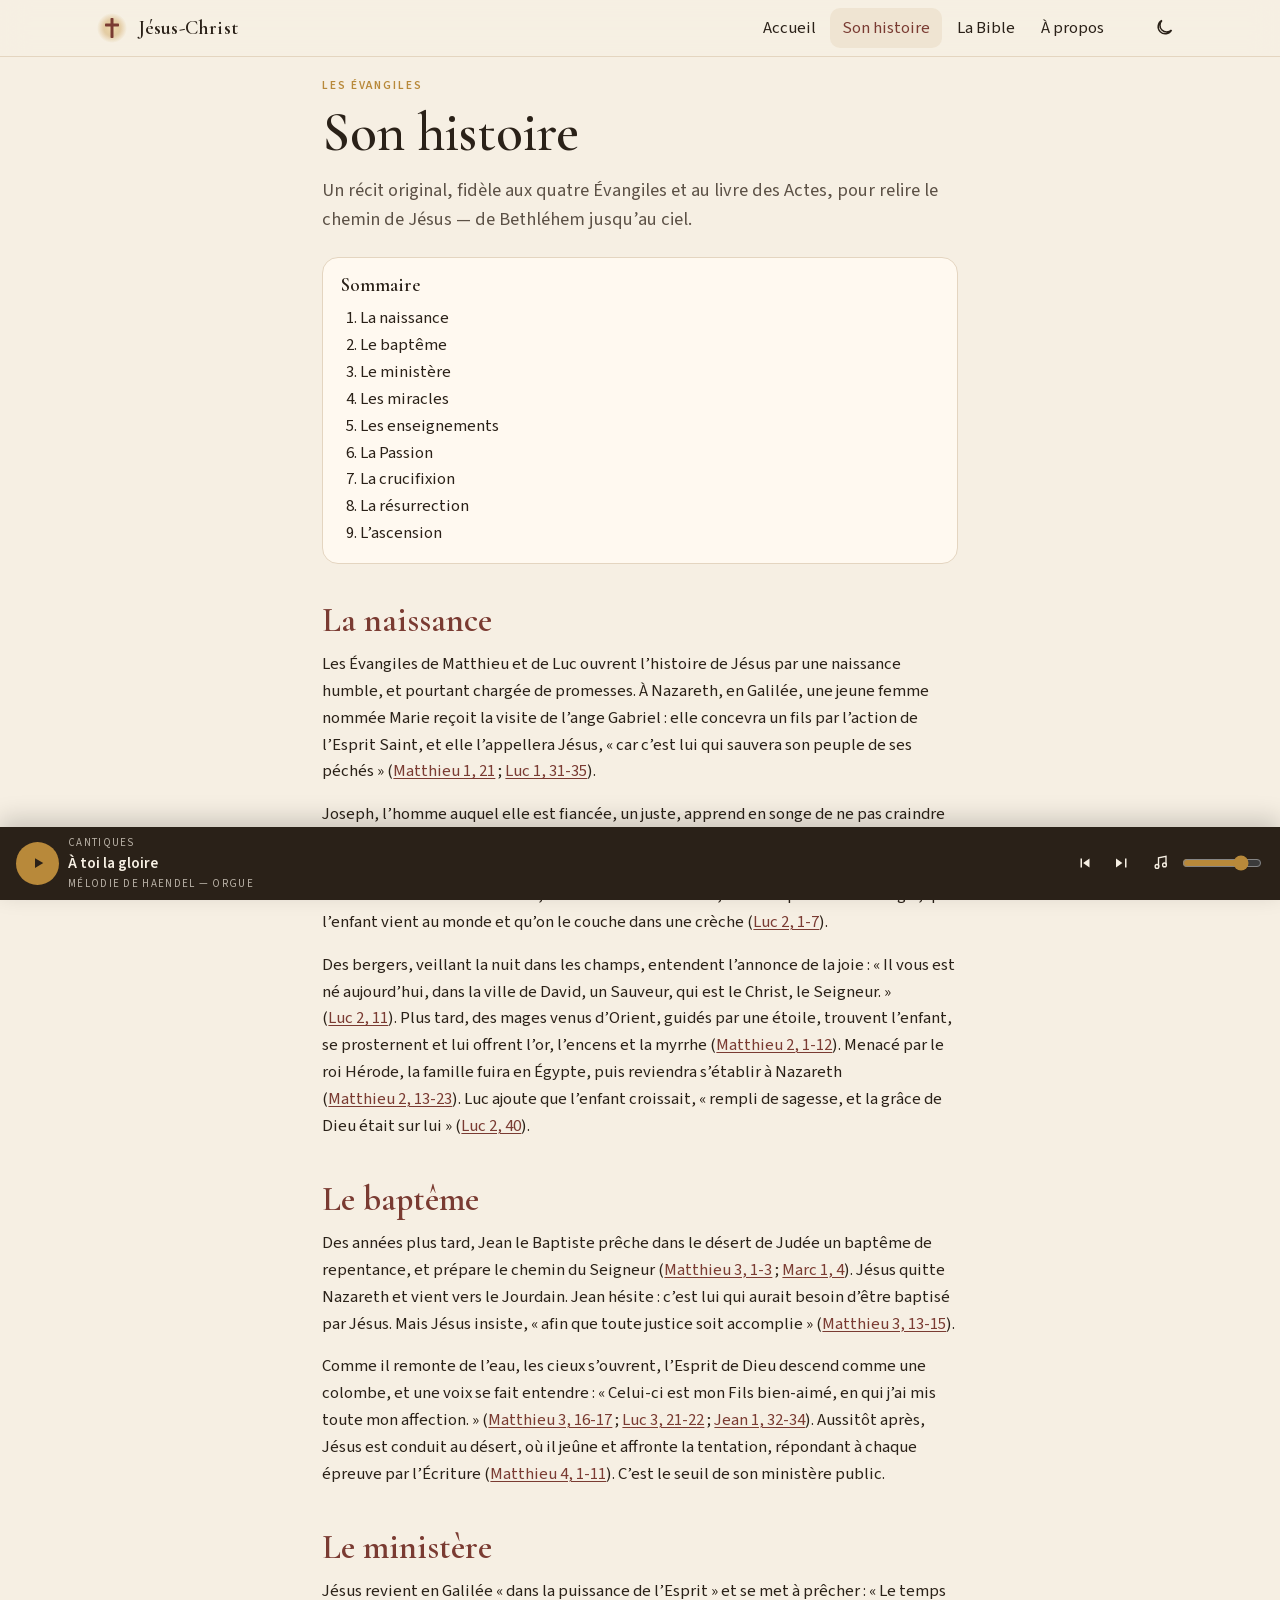
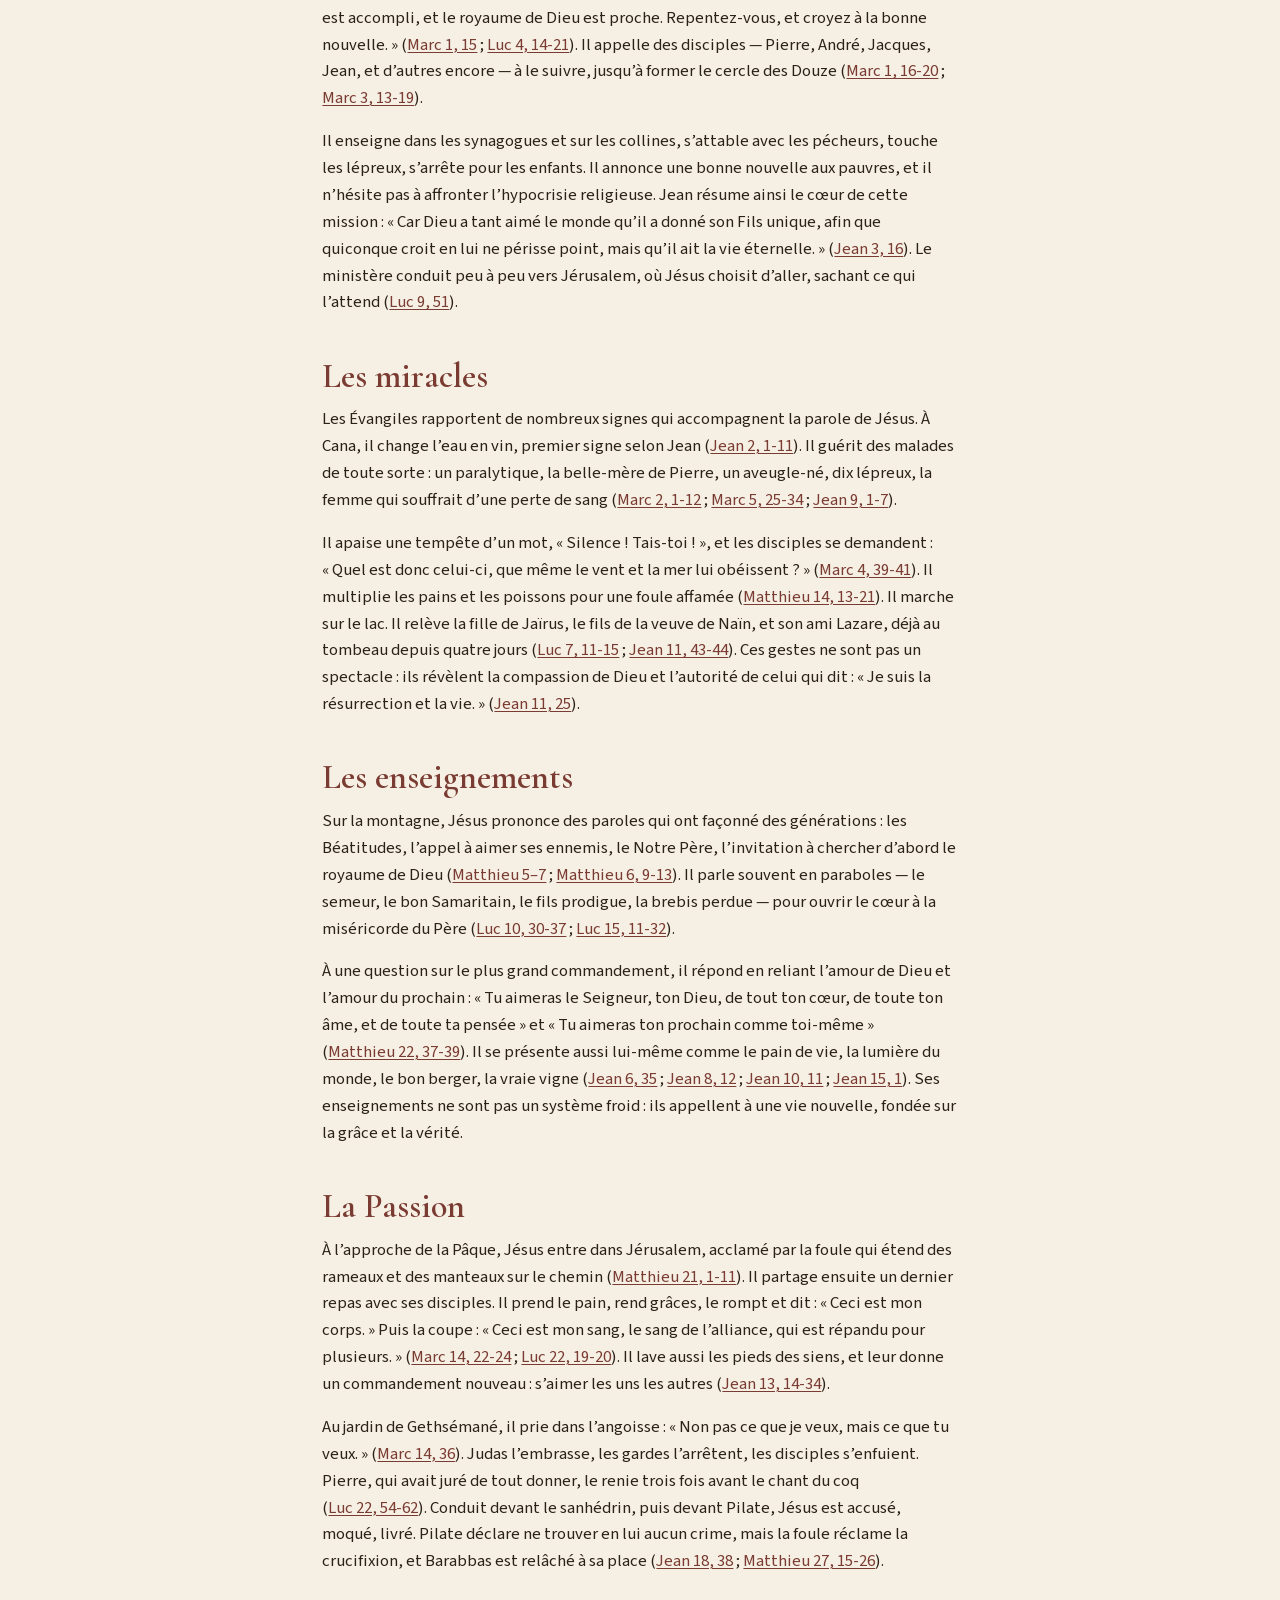
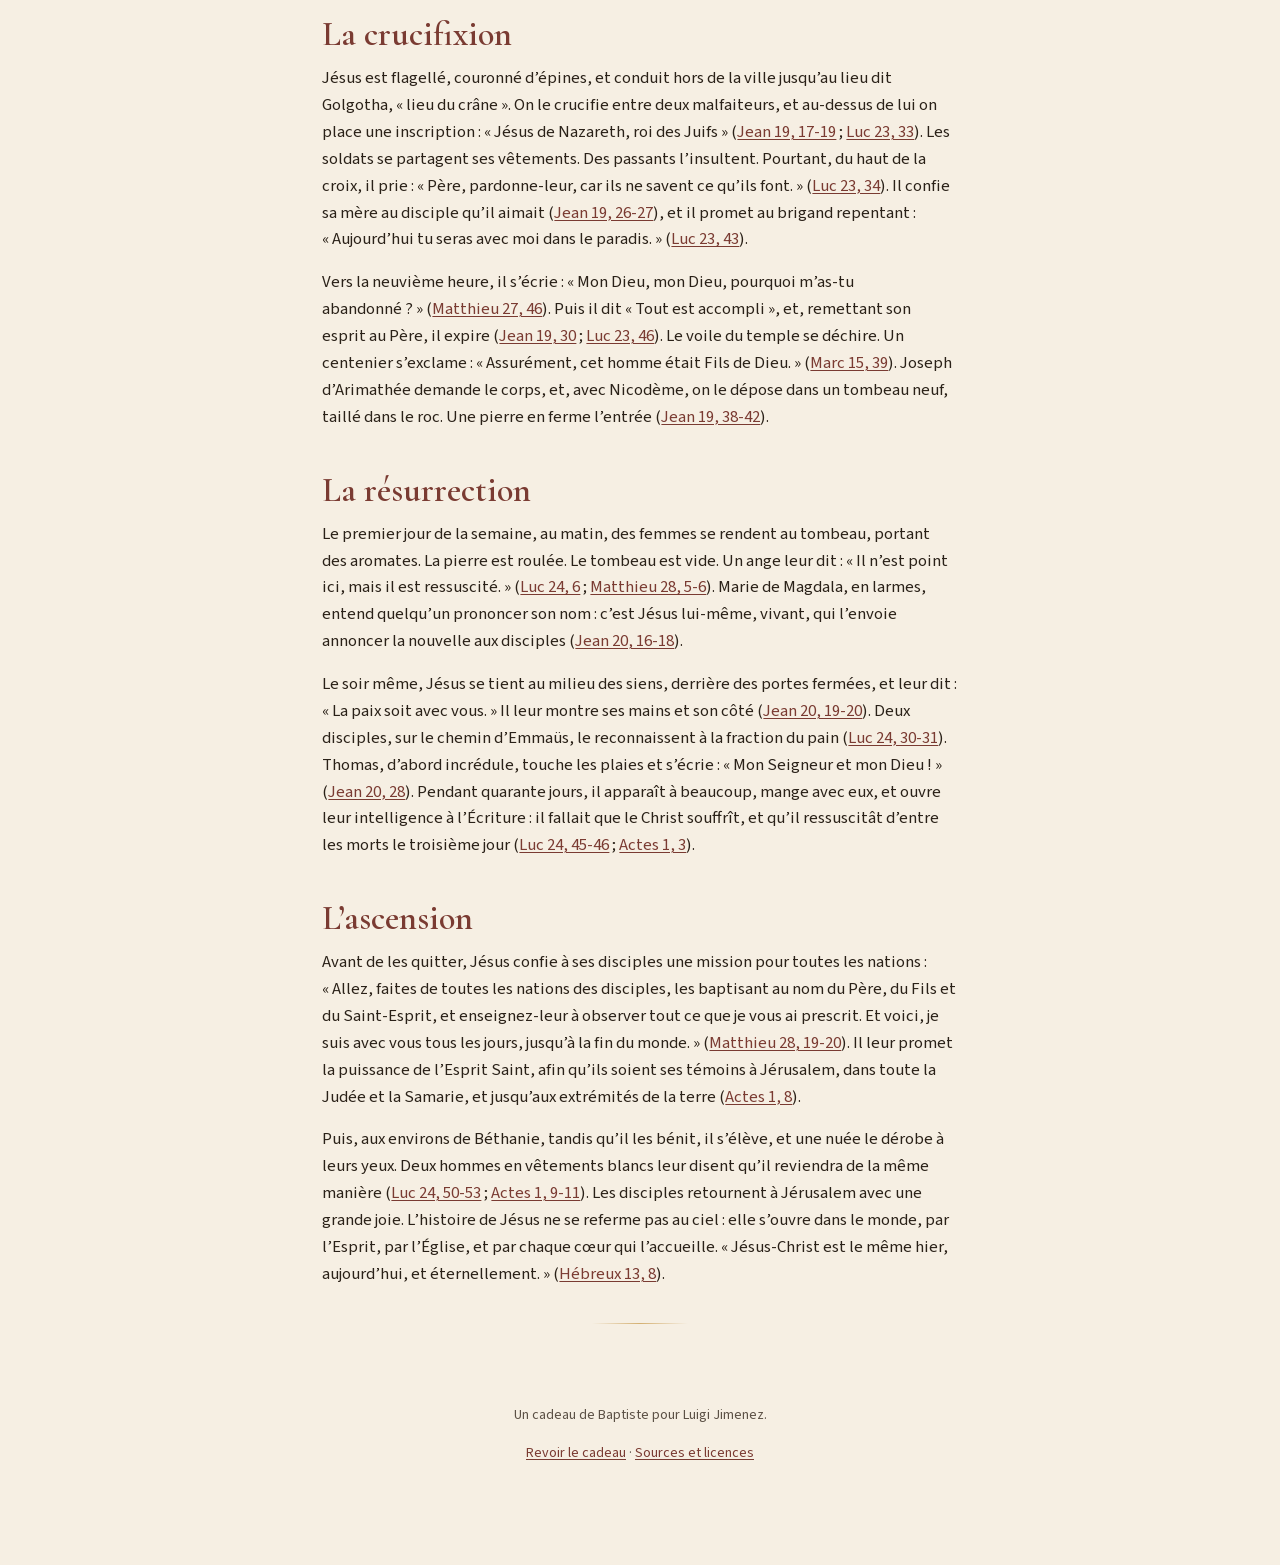
<file: histoire.html>
<!DOCTYPE html>
<html lang="fr">
<head>
  <meta charset="utf-8">
  <meta name="viewport" content="width=device-width, initial-scale=1, viewport-fit=cover">
  <meta name="theme-color" content="#2A2118">
  <meta name="description" content="L’histoire de Jésus-Christ : naissance, baptême, ministère, miracles, enseignements, Passion, crucifixion, résurrection et ascension.">
  <title>Son histoire — Jésus-Christ</title>
  <link rel="icon" href="favicon.svg" type="image/svg+xml">
  <link rel="apple-touch-icon" href="icons/icon-192.png">
  <link rel="manifest" href="manifest.webmanifest">
  <link rel="stylesheet" href="css/fonts.css?v=5">
  <link rel="stylesheet" href="css/style.css?v=5">
  <script>
    (function () {
      try {
        var t = localStorage.getItem("jesus-theme");
        if (t) document.documentElement.setAttribute("data-theme", t);
        else if (window.matchMedia && matchMedia("(prefers-color-scheme: dark)").matches)
          document.documentElement.setAttribute("data-theme", "dark");
        if (/(?:^|[?&])cadeau(?:=[^&]*)?(?:&|$)/.test(location.search))
          document.documentElement.classList.add("gift-pending");
      } catch (e) {}
    })();
  </script>
</head>
<body>
<a class="skip" href="#contenu">Aller au contenu</a>
<header class="site-header">
  <div class="header-inner">
    <a class="brand" href="index.html">
      <img src="img/logo.svg" width="32" height="32" alt="">
      <span class="brand-name">Jésus-Christ</span>
    </a>
    <button type="button" class="nav-toggle" data-nav-toggle aria-controls="site-nav" aria-expanded="false" aria-label="Ouvrir le menu">
      <svg width="22" height="22" viewBox="0 0 24 24" fill="none" stroke="currentColor" stroke-width="1.8" aria-hidden="true"><path d="M4 7h16M4 12h16M4 17h16"/></svg>
    </button>
    <nav class="site-nav" id="site-nav">
      <a href="index.html">Accueil</a>
      <a href="histoire.html" aria-current="page">Son histoire</a>
      <a href="bible.html">La Bible</a>
      <a href="apropos.html">À propos</a>
    </nav>
    <button type="button" class="icon-btn theme-btn" data-theme-toggle aria-label="Changer de thème"></button>
  </div>
</header>

<main id="contenu" class="wrap">
  <p class="kicker">Les Évangiles</p>
  <h1>Son histoire</h1>
  <p class="lead">Un récit original, fidèle aux quatre Évangiles et au livre des Actes, pour relire le chemin de Jésus — de Bethléhem jusqu’au ciel.</p>

  <nav class="toc" aria-label="Sommaire">
    <h2>Sommaire</h2>
    <ol>
      <li><a href="#naissance">La naissance</a></li>
      <li><a href="#bapteme">Le baptême</a></li>
      <li><a href="#ministere">Le ministère</a></li>
      <li><a href="#miracles">Les miracles</a></li>
      <li><a href="#enseignements">Les enseignements</a></li>
      <li><a href="#passion">La Passion</a></li>
      <li><a href="#crucifixion">La crucifixion</a></li>
      <li><a href="#resurrection">La résurrection</a></li>
      <li><a href="#ascension">L’ascension</a></li>
    </ol>
  </nav>

  <section class="chapter" id="naissance">
    <h2>La naissance</h2>
    <p>Les Évangiles de Matthieu et de Luc ouvrent l’histoire de Jésus par une naissance humble, et pourtant chargée de promesses. À Nazareth, en Galilée, une jeune femme nommée Marie reçoit la visite de l’ange Gabriel&nbsp;: elle concevra un fils par l’action de l’Esprit Saint, et elle l’appellera Jésus, «&nbsp;car c’est lui qui sauvera son peuple de ses péchés&nbsp;» (<a class="ref" href="bible.html#matthieu.1.21">Matthieu 1, 21</a>&nbsp;; <a class="ref" href="bible.html#luc.1.31">Luc 1, 31-35</a>).</p>
    <p>Joseph, l’homme auquel elle est fiancée, un juste, apprend en songe de ne pas craindre de la prendre pour femme. L’enfant qui naîtra sera aussi appelé Emmanuel, «&nbsp;Dieu avec nous&nbsp;» (<a class="ref" href="bible.html#matthieu.1.20">Matthieu 1, 20-23</a>). Lorsque l’empereur ordonne un recensement, Joseph et Marie se rendent à Bethléhem, la ville de David. C’est là, faute de place dans le logis, que l’enfant vient au monde et qu’on le couche dans une crèche (<a class="ref" href="bible.html#luc.2.1">Luc 2, 1-7</a>).</p>
    <p>Des bergers, veillant la nuit dans les champs, entendent l’annonce de la joie&nbsp;: «&nbsp;Il vous est né aujourd’hui, dans la ville de David, un Sauveur, qui est le Christ, le Seigneur.&nbsp;» (<a class="ref" href="bible.html#luc.2.11">Luc 2, 11</a>). Plus tard, des mages venus d’Orient, guidés par une étoile, trouvent l’enfant, se prosternent et lui offrent l’or, l’encens et la myrrhe (<a class="ref" href="bible.html#matthieu.2.1">Matthieu 2, 1-12</a>). Menacé par le roi Hérode, la famille fuira en Égypte, puis reviendra s’établir à Nazareth (<a class="ref" href="bible.html#matthieu.2.13">Matthieu 2, 13-23</a>). Luc ajoute que l’enfant croissait, «&nbsp;rempli de sagesse, et la grâce de Dieu était sur lui&nbsp;» (<a class="ref" href="bible.html#luc.2.40">Luc 2, 40</a>).</p>
  </section>

  <section class="chapter" id="bapteme">
    <h2>Le baptême</h2>
    <p>Des années plus tard, Jean le Baptiste prêche dans le désert de Judée un baptême de repentance, et prépare le chemin du Seigneur (<a class="ref" href="bible.html#matthieu.3.1">Matthieu 3, 1-3</a>&nbsp;; <a class="ref" href="bible.html#marc.1.4">Marc 1, 4</a>). Jésus quitte Nazareth et vient vers le Jourdain. Jean hésite&nbsp;: c’est lui qui aurait besoin d’être baptisé par Jésus. Mais Jésus insiste, «&nbsp;afin que toute justice soit accomplie&nbsp;» (<a class="ref" href="bible.html#matthieu.3.13">Matthieu 3, 13-15</a>).</p>
    <p>Comme il remonte de l’eau, les cieux s’ouvrent, l’Esprit de Dieu descend comme une colombe, et une voix se fait entendre&nbsp;: «&nbsp;Celui-ci est mon Fils bien-aimé, en qui j’ai mis toute mon affection.&nbsp;» (<a class="ref" href="bible.html#matthieu.3.16">Matthieu 3, 16-17</a>&nbsp;; <a class="ref" href="bible.html#luc.3.21">Luc 3, 21-22</a>&nbsp;; <a class="ref" href="bible.html#jean.1.32">Jean 1, 32-34</a>). Aussitôt après, Jésus est conduit au désert, où il jeûne et affronte la tentation, répondant à chaque épreuve par l’Écriture (<a class="ref" href="bible.html#matthieu.4.1">Matthieu 4, 1-11</a>). C’est le seuil de son ministère public.</p>
  </section>

  <section class="chapter" id="ministere">
    <h2>Le ministère</h2>
    <p>Jésus revient en Galilée «&nbsp;dans la puissance de l’Esprit&nbsp;» et se met à prêcher&nbsp;: «&nbsp;Le temps est accompli, et le royaume de Dieu est proche. Repentez-vous, et croyez à la bonne nouvelle.&nbsp;» (<a class="ref" href="bible.html#marc.1.15">Marc 1, 15</a>&nbsp;; <a class="ref" href="bible.html#luc.4.14">Luc 4, 14-21</a>). Il appelle des disciples — Pierre, André, Jacques, Jean, et d’autres encore — à le suivre, jusqu’à former le cercle des Douze (<a class="ref" href="bible.html#marc.1.16">Marc 1, 16-20</a>&nbsp;; <a class="ref" href="bible.html#marc.3.13">Marc 3, 13-19</a>).</p>
    <p>Il enseigne dans les synagogues et sur les collines, s’attable avec les pécheurs, touche les lépreux, s’arrête pour les enfants. Il annonce une bonne nouvelle aux pauvres, et il n’hésite pas à affronter l’hypocrisie religieuse. Jean résume ainsi le cœur de cette mission&nbsp;: «&nbsp;Car Dieu a tant aimé le monde qu’il a donné son Fils unique, afin que quiconque croit en lui ne périsse point, mais qu’il ait la vie éternelle.&nbsp;» (<a class="ref" href="bible.html#jean.3.16">Jean 3, 16</a>). Le ministère conduit peu à peu vers Jérusalem, où Jésus choisit d’aller, sachant ce qui l’attend (<a class="ref" href="bible.html#luc.9.51">Luc 9, 51</a>).</p>
  </section>

  <section class="chapter" id="miracles">
    <h2>Les miracles</h2>
    <p>Les Évangiles rapportent de nombreux signes qui accompagnent la parole de Jésus. À Cana, il change l’eau en vin, premier signe selon Jean (<a class="ref" href="bible.html#jean.2.1">Jean 2, 1-11</a>). Il guérit des malades de toute sorte&nbsp;: un paralytique, la belle-mère de Pierre, un aveugle-né, dix lépreux, la femme qui souffrait d’une perte de sang (<a class="ref" href="bible.html#marc.2.1">Marc 2, 1-12</a>&nbsp;; <a class="ref" href="bible.html#marc.5.25">Marc 5, 25-34</a>&nbsp;; <a class="ref" href="bible.html#jean.9.1">Jean 9, 1-7</a>).</p>
    <p>Il apaise une tempête d’un mot, «&nbsp;Silence&nbsp;! Tais-toi&nbsp;!&nbsp;», et les disciples se demandent&nbsp;: «&nbsp;Quel est donc celui-ci, que même le vent et la mer lui obéissent&nbsp;?&nbsp;» (<a class="ref" href="bible.html#marc.4.39">Marc 4, 39-41</a>). Il multiplie les pains et les poissons pour une foule affamée (<a class="ref" href="bible.html#matthieu.14.13">Matthieu 14, 13-21</a>). Il marche sur le lac. Il relève la fille de Jaïrus, le fils de la veuve de Naïn, et son ami Lazare, déjà au tombeau depuis quatre jours (<a class="ref" href="bible.html#luc.7.11">Luc 7, 11-15</a>&nbsp;; <a class="ref" href="bible.html#jean.11.43">Jean 11, 43-44</a>). Ces gestes ne sont pas un spectacle&nbsp;: ils révèlent la compassion de Dieu et l’autorité de celui qui dit&nbsp;: «&nbsp;Je suis la résurrection et la vie.&nbsp;» (<a class="ref" href="bible.html#jean.11.25">Jean 11, 25</a>).</p>
  </section>

  <section class="chapter" id="enseignements">
    <h2>Les enseignements</h2>
    <p>Sur la montagne, Jésus prononce des paroles qui ont façonné des générations&nbsp;: les Béatitudes, l’appel à aimer ses ennemis, le Notre Père, l’invitation à chercher d’abord le royaume de Dieu (<a class="ref" href="bible.html#matthieu.5.1">Matthieu 5–7</a>&nbsp;; <a class="ref" href="bible.html#matthieu.6.9">Matthieu 6, 9-13</a>). Il parle souvent en paraboles — le semeur, le bon Samaritain, le fils prodigue, la brebis perdue — pour ouvrir le cœur à la miséricorde du Père (<a class="ref" href="bible.html#luc.10.30">Luc 10, 30-37</a>&nbsp;; <a class="ref" href="bible.html#luc.15.11">Luc 15, 11-32</a>).</p>
    <p>À une question sur le plus grand commandement, il répond en reliant l’amour de Dieu et l’amour du prochain&nbsp;: «&nbsp;Tu aimeras le Seigneur, ton Dieu, de tout ton cœur, de toute ton âme, et de toute ta pensée&nbsp;» et «&nbsp;Tu aimeras ton prochain comme toi-même&nbsp;» (<a class="ref" href="bible.html#matthieu.22.37">Matthieu 22, 37-39</a>). Il se présente aussi lui-même comme le pain de vie, la lumière du monde, le bon berger, la vraie vigne (<a class="ref" href="bible.html#jean.6.35">Jean 6, 35</a>&nbsp;; <a class="ref" href="bible.html#jean.8.12">Jean 8, 12</a>&nbsp;; <a class="ref" href="bible.html#jean.10.11">Jean 10, 11</a>&nbsp;; <a class="ref" href="bible.html#jean.15.1">Jean 15, 1</a>). Ses enseignements ne sont pas un système froid&nbsp;: ils appellent à une vie nouvelle, fondée sur la grâce et la vérité.</p>
  </section>

  <section class="chapter" id="passion">
    <h2>La Passion</h2>
    <p>À l’approche de la Pâque, Jésus entre dans Jérusalem, acclamé par la foule qui étend des rameaux et des manteaux sur le chemin (<a class="ref" href="bible.html#matthieu.21.1">Matthieu 21, 1-11</a>). Il partage ensuite un dernier repas avec ses disciples. Il prend le pain, rend grâces, le rompt et dit&nbsp;: «&nbsp;Ceci est mon corps.&nbsp;» Puis la coupe&nbsp;: «&nbsp;Ceci est mon sang, le sang de l’alliance, qui est répandu pour plusieurs.&nbsp;» (<a class="ref" href="bible.html#marc.14.22">Marc 14, 22-24</a>&nbsp;; <a class="ref" href="bible.html#luc.22.19">Luc 22, 19-20</a>). Il lave aussi les pieds des siens, et leur donne un commandement nouveau&nbsp;: s’aimer les uns les autres (<a class="ref" href="bible.html#jean.13.14">Jean 13, 14-34</a>).</p>
    <p>Au jardin de Gethsémané, il prie dans l’angoisse&nbsp;: «&nbsp;Non pas ce que je veux, mais ce que tu veux.&nbsp;» (<a class="ref" href="bible.html#marc.14.36">Marc 14, 36</a>). Judas l’embrasse, les gardes l’arrêtent, les disciples s’enfuient. Pierre, qui avait juré de tout donner, le renie trois fois avant le chant du coq (<a class="ref" href="bible.html#luc.22.54">Luc 22, 54-62</a>). Conduit devant le sanhédrin, puis devant Pilate, Jésus est accusé, moqué, livré. Pilate déclare ne trouver en lui aucun crime, mais la foule réclame la crucifixion, et Barabbas est relâché à sa place (<a class="ref" href="bible.html#jean.18.38">Jean 18, 38</a>&nbsp;; <a class="ref" href="bible.html#matthieu.27.15">Matthieu 27, 15-26</a>).</p>
  </section>

  <section class="chapter" id="crucifixion">
    <h2>La crucifixion</h2>
    <p>Jésus est flagellé, couronné d’épines, et conduit hors de la ville jusqu’au lieu dit Golgotha, «&nbsp;lieu du crâne&nbsp;». On le crucifie entre deux malfaiteurs, et au-dessus de lui on place une inscription&nbsp;: «&nbsp;Jésus de Nazareth, roi des Juifs&nbsp;» (<a class="ref" href="bible.html#jean.19.17">Jean 19, 17-19</a>&nbsp;; <a class="ref" href="bible.html#luc.23.33">Luc 23, 33</a>). Les soldats se partagent ses vêtements. Des passants l’insultent. Pourtant, du haut de la croix, il prie&nbsp;: «&nbsp;Père, pardonne-leur, car ils ne savent ce qu’ils font.&nbsp;» (<a class="ref" href="bible.html#luc.23.34">Luc 23, 34</a>). Il confie sa mère au disciple qu’il aimait (<a class="ref" href="bible.html#jean.19.26">Jean 19, 26-27</a>), et il promet au brigand repentant&nbsp;: «&nbsp;Aujourd’hui tu seras avec moi dans le paradis.&nbsp;» (<a class="ref" href="bible.html#luc.23.43">Luc 23, 43</a>).</p>
    <p>Vers la neuvième heure, il s’écrie&nbsp;: «&nbsp;Mon Dieu, mon Dieu, pourquoi m’as-tu abandonné&nbsp;?&nbsp;» (<a class="ref" href="bible.html#matthieu.27.46">Matthieu 27, 46</a>). Puis il dit «&nbsp;Tout est accompli&nbsp;», et, remettant son esprit au Père, il expire (<a class="ref" href="bible.html#jean.19.30">Jean 19, 30</a>&nbsp;; <a class="ref" href="bible.html#luc.23.46">Luc 23, 46</a>). Le voile du temple se déchire. Un centenier s’exclame&nbsp;: «&nbsp;Assurément, cet homme était Fils de Dieu.&nbsp;» (<a class="ref" href="bible.html#marc.15.39">Marc 15, 39</a>). Joseph d’Arimathée demande le corps, et, avec Nicodème, on le dépose dans un tombeau neuf, taillé dans le roc. Une pierre en ferme l’entrée (<a class="ref" href="bible.html#jean.19.38">Jean 19, 38-42</a>).</p>
  </section>

  <section class="chapter" id="resurrection">
    <h2>La résurrection</h2>
    <p>Le premier jour de la semaine, au matin, des femmes se rendent au tombeau, portant des aromates. La pierre est roulée. Le tombeau est vide. Un ange leur dit&nbsp;: «&nbsp;Il n’est point ici, mais il est ressuscité.&nbsp;» (<a class="ref" href="bible.html#luc.24.6">Luc 24, 6</a>&nbsp;; <a class="ref" href="bible.html#matthieu.28.5">Matthieu 28, 5-6</a>). Marie de Magdala, en larmes, entend quelqu’un prononcer son nom&nbsp;: c’est Jésus lui-même, vivant, qui l’envoie annoncer la nouvelle aux disciples (<a class="ref" href="bible.html#jean.20.16">Jean 20, 16-18</a>).</p>
    <p>Le soir même, Jésus se tient au milieu des siens, derrière des portes fermées, et leur dit&nbsp;: «&nbsp;La paix soit avec vous.&nbsp;» Il leur montre ses mains et son côté (<a class="ref" href="bible.html#jean.20.19">Jean 20, 19-20</a>). Deux disciples, sur le chemin d’Emmaüs, le reconnaissent à la fraction du pain (<a class="ref" href="bible.html#luc.24.30">Luc 24, 30-31</a>). Thomas, d’abord incrédule, touche les plaies et s’écrie&nbsp;: «&nbsp;Mon Seigneur et mon Dieu&nbsp;!&nbsp;» (<a class="ref" href="bible.html#jean.20.28">Jean 20, 28</a>). Pendant quarante jours, il apparaît à beaucoup, mange avec eux, et ouvre leur intelligence à l’Écriture&nbsp;: il fallait que le Christ souffrît, et qu’il ressuscitât d’entre les morts le troisième jour (<a class="ref" href="bible.html#luc.24.45">Luc 24, 45-46</a>&nbsp;; <a class="ref" href="bible.html#actes.1.3">Actes 1, 3</a>).</p>
  </section>

  <section class="chapter" id="ascension">
    <h2>L’ascension</h2>
    <p>Avant de les quitter, Jésus confie à ses disciples une mission pour toutes les nations&nbsp;: «&nbsp;Allez, faites de toutes les nations des disciples, les baptisant au nom du Père, du Fils et du Saint-Esprit, et enseignez-leur à observer tout ce que je vous ai prescrit. Et voici, je suis avec vous tous les jours, jusqu’à la fin du monde.&nbsp;» (<a class="ref" href="bible.html#matthieu.28.19">Matthieu 28, 19-20</a>). Il leur promet la puissance de l’Esprit Saint, afin qu’ils soient ses témoins à Jérusalem, dans toute la Judée et la Samarie, et jusqu’aux extrémités de la terre (<a class="ref" href="bible.html#actes.1.8">Actes 1, 8</a>).</p>
    <p>Puis, aux environs de Béthanie, tandis qu’il les bénit, il s’élève, et une nuée le dérobe à leurs yeux. Deux hommes en vêtements blancs leur disent qu’il reviendra de la même manière (<a class="ref" href="bible.html#luc.24.50">Luc 24, 50-53</a>&nbsp;; <a class="ref" href="bible.html#actes.1.9">Actes 1, 9-11</a>). Les disciples retournent à Jérusalem avec une grande joie. L’histoire de Jésus ne se referme pas au ciel&nbsp;: elle s’ouvre dans le monde, par l’Esprit, par l’Église, et par chaque cœur qui l’accueille. «&nbsp;Jésus-Christ est le même hier, aujourd’hui, et éternellement.&nbsp;» (<a class="ref" href="bible.html#hebreux.13.8">Hébreux 13, 8</a>).</p>
  </section>
  <hr class="ornament">
</main>

<footer class="site-foot">
  <p>Un cadeau de Baptiste pour Luigi Jimenez.</p>
  <p><a href="index.html?cadeau" data-replay-gift>Revoir le cadeau</a>
   · <a href="apropos.html">Sources et licences</a></p>
</footer>

<div class="modern-panel" id="modern-panel" aria-hidden="true">
  <div class="modern-head">
    <h2>Cantiques modernes</h2>
    <button type="button" class="tool-btn" data-modern-close>Fermer</button>
  </div>
  <p class="note">Ces morceaux sont protégés par le droit d’auteur. Ils sont lus via YouTube&nbsp;: aucun fichier audio n’est hébergé sur ce site, et la lecture ne démarre pas toute seule.</p>
  <div class="yt-wrap" data-yt></div>
  <p class="modern-credit"><strong>Sony Diaz</strong> — <em>Gédéon (Vaillant héros)</em><br>
    <a href="https://www.youtube.com/watch?v=rrBUfTfi2Fc" rel="noopener noreferrer" target="_blank">Vidéo officielle sur YouTube</a>
    · <a href="https://www.youtube.com/@Sonydiaz777" rel="noopener noreferrer" target="_blank">Chaîne @Sonydiaz777</a>
  </p>
</div>
<div class="player" data-player>
  <audio preload="none" playsinline></audio>
  <button type="button" class="play-btn" data-play aria-label="Lecture">
    <svg width="18" height="18" viewBox="0 0 24 24" fill="currentColor" aria-hidden="true"><path d="M8 5.5v13l11-6.5L8 5.5z"/></svg>
  </button>
  <div class="player-meta">
    <div class="player-kicker">Cantiques</div>
    <div class="player-title" data-player-title>À toi la gloire</div>
    <div class="player-kicker" data-player-sub>Mélodie de Haendel — orgue</div>
  </div>
  <div class="player-controls">
    <button type="button" data-prev aria-label="Cantique précédent">
      <svg width="18" height="18" viewBox="0 0 24 24" fill="currentColor" aria-hidden="true"><path d="M6 6h2v12H6V6zm3.5 6 8.5 6V6l-8.5 6z"/></svg>
    </button>
    <button type="button" data-next aria-label="Cantique suivant">
      <svg width="18" height="18" viewBox="0 0 24 24" fill="currentColor" aria-hidden="true"><path d="M16 6h2v12h-2V6zM4 6v12l8.5-6L4 6z"/></svg>
    </button>
    <button type="button" data-modern aria-label="Cantiques modernes" aria-expanded="false" title="Cantiques modernes">
      <svg width="18" height="18" viewBox="0 0 24 24" fill="none" stroke="currentColor" stroke-width="1.8" aria-hidden="true"><path d="M10 16.5V5l10-2v11"/><circle cx="8" cy="16.5" r="2.5"/><circle cx="18" cy="14.5" r="2.5"/></svg>
    </button>
    <div class="vol-wrap">
      <label class="visually-hidden" for="volume">Volume</label>
      <input id="volume" type="range" data-volume min="0" max="1" step="0.05" value="0.8" aria-label="Volume">
    </div>
  </div>
</div>

<div class="gift-overlay" id="gift-overlay" role="dialog" aria-modal="true" aria-labelledby="gift-title">
  <div class="gift-rays" aria-hidden="true"></div>
  <div class="gift-confetti" data-confetti aria-hidden="true"></div>
  <div class="gift-doves" aria-hidden="true">
    <svg class="dove" style="--dx:-130px;--dy:-160px;--d:.05s" viewBox="0 0 64 40" fill="#F6EFE3"><path d="M8 24c8-2 14-10 22-12 2 6 8 10 16 10-6 4-14 6-22 4-4 4-10 8-16 8 2-4 2-8 0-10zm30-8c6-6 16-8 24-4-8 2-14 8-18 14-4-2-6-6-6-10z"/></svg>
    <svg class="dove" style="--dx:150px;--dy:-140px;--d:.18s" viewBox="0 0 64 40" fill="#E0B85A"><path d="M8 24c8-2 14-10 22-12 2 6 8 10 16 10-6 4-14 6-22 4-4 4-10 8-16 8 2-4 2-8 0-10zm30-8c6-6 16-8 24-4-8 2-14 8-18 14-4-2-6-6-6-10z"/></svg>
    <svg class="dove" style="--dx:20px;--dy:-190px;--d:.28s" viewBox="0 0 64 40" fill="#ffffff"><path d="M8 24c8-2 14-10 22-12 2 6 8 10 16 10-6 4-14 6-22 4-4 4-10 8-16 8 2-4 2-8 0-10zm30-8c6-6 16-8 24-4-8 2-14 8-18 14-4-2-6-6-6-10z"/></svg>
  </div>
  <div class="gift-stage">
    <button type="button" class="gift-box" data-gift-box aria-label="Ouvrir le cadeau pour Luigi Jimenez">
      <span class="gift-lid">
        <span class="gift-bow" aria-hidden="true"><span></span><span></span></span>
      </span>
      <span class="gift-body">
        <svg class="gift-cross" viewBox="0 0 24 24" aria-hidden="true"><rect x="10" y="3" width="4" height="18" rx="1" fill="#F4E2B8"/><rect x="4" y="8" width="16" height="4" rx="1" fill="#F4E2B8"/></svg>
      </span>
    </button>
    <p class="gift-hint">Touche le cadeau, Luigi</p>
    <div class="gift-message">
      <p class="kicker">Un cadeau</p>
      <h1 id="gift-title">Pour Luigi Jimenez</h1>
      <p class="gift-dedication">Luigi Jimenez, Jésus t’aime et te bénit, mon frère.</p>
      <p class="gift-signature">— Baptiste</p>
      <article class="gedeon-card" data-gedeon-card>
  <header class="gedeon-head">
    <p class="kicker">Cantique offert</p>
    <h2>Gédéon — Sony Diaz</h2>
    <p class="gedeon-sub">Gédéon (Vaillant héros)</p>
  </header>
  <div class="gedeon-stage" data-gedeon-stage>
    <img class="gedeon-poster" src="img/gedeon.jpg" width="1280" height="720" alt="Sony Diaz — Gédéon (Vaillant héros)">
    <button type="button" class="gedeon-play" data-gedeon-play aria-label="Lire Gédéon de Sony Diaz">
      <svg viewBox="0 0 24 24" width="42" height="42" aria-hidden="true"><path fill="currentColor" d="M8 5.5v13l11-6.5L8 5.5z"/></svg>
      <span class="gedeon-play-label">Écouter</span>
    </button>
    <div class="yt-wrap" data-gedeon-yt></div>
  </div>
  <p class="gedeon-credit">Vidéo officielle sur YouTube
    · <a href="https://www.youtube.com/watch?v=rrBUfTfi2Fc" rel="noopener noreferrer" target="_blank">Ouvrir sur YouTube</a>
    · <a href="https://www.youtube.com/@Sonydiaz777" rel="noopener noreferrer" target="_blank">@Sonydiaz777</a></p>
</article>
      <button type="button" class="btn btn-primary" data-gift-enter>Entrer</button>
    </div>
  </div>
</div>

<script src="js/app.js?v=5" defer></script>

</body>
</html>
</file>
<file: css/fonts.css>
/* Self-hosted fonts (SIL Open Font License 1.1) via Google Fonts.
   Cormorant Garamond — Catharsis Fonts / Christian Thalmann
   Source Sans 3 — Adobe (Paul D. Hunt)
*/
/* latin-ext */
@font-face {
  font-family: 'Cormorant Garamond';
  font-style: italic;
  font-weight: 500;
  font-display: swap;
  src: url(../fonts/cormorant-latin-ext-italic-500.woff2) format('woff2');
  unicode-range: U+0100-02BA, U+02BD-02C5, U+02C7-02CC, U+02CE-02D7, U+02DD-02FF, U+0304, U+0308, U+0329, U+1D00-1DBF, U+1E00-1E9F, U+1EF2-1EFF, U+2020, U+20A0-20AB, U+20AD-20C4, U+2113, U+2C60-2C7F, U+A720-A7FF;
}
/* latin */
@font-face {
  font-family: 'Cormorant Garamond';
  font-style: italic;
  font-weight: 500;
  font-display: swap;
  src: url(../fonts/cormorant-latin-italic-500.woff2) format('woff2');
  unicode-range: U+0000-00FF, U+0131, U+0152-0153, U+02BB-02BC, U+02C6, U+02DA, U+02DC, U+0304, U+0308, U+0329, U+2000-206F, U+20AC, U+2122, U+2191, U+2193, U+2212, U+2215, U+FEFF, U+FFFD;
}
/* latin-ext */
@font-face {
  font-family: 'Cormorant Garamond';
  font-style: normal;
  font-weight: 500;
  font-display: swap;
  src: url(../fonts/cormorant-latin-ext-normal-500.woff2) format('woff2');
  unicode-range: U+0100-02BA, U+02BD-02C5, U+02C7-02CC, U+02CE-02D7, U+02DD-02FF, U+0304, U+0308, U+0329, U+1D00-1DBF, U+1E00-1E9F, U+1EF2-1EFF, U+2020, U+20A0-20AB, U+20AD-20C4, U+2113, U+2C60-2C7F, U+A720-A7FF;
}
/* latin */
@font-face {
  font-family: 'Cormorant Garamond';
  font-style: normal;
  font-weight: 500;
  font-display: swap;
  src: url(../fonts/cormorant-latin-normal-500.woff2) format('woff2');
  unicode-range: U+0000-00FF, U+0131, U+0152-0153, U+02BB-02BC, U+02C6, U+02DA, U+02DC, U+0304, U+0308, U+0329, U+2000-206F, U+20AC, U+2122, U+2191, U+2193, U+2212, U+2215, U+FEFF, U+FFFD;
}
/* latin-ext */
@font-face {
  font-family: 'Cormorant Garamond';
  font-style: normal;
  font-weight: 600;
  font-display: swap;
  src: url(../fonts/cormorant-latin-ext-normal-600.woff2) format('woff2');
  unicode-range: U+0100-02BA, U+02BD-02C5, U+02C7-02CC, U+02CE-02D7, U+02DD-02FF, U+0304, U+0308, U+0329, U+1D00-1DBF, U+1E00-1E9F, U+1EF2-1EFF, U+2020, U+20A0-20AB, U+20AD-20C4, U+2113, U+2C60-2C7F, U+A720-A7FF;
}
/* latin */
@font-face {
  font-family: 'Cormorant Garamond';
  font-style: normal;
  font-weight: 600;
  font-display: swap;
  src: url(../fonts/cormorant-latin-normal-600.woff2) format('woff2');
  unicode-range: U+0000-00FF, U+0131, U+0152-0153, U+02BB-02BC, U+02C6, U+02DA, U+02DC, U+0304, U+0308, U+0329, U+2000-206F, U+20AC, U+2122, U+2191, U+2193, U+2212, U+2215, U+FEFF, U+FFFD;
}
/* latin-ext */
@font-face {
  font-family: 'Cormorant Garamond';
  font-style: normal;
  font-weight: 700;
  font-display: swap;
  src: url(../fonts/cormorant-latin-ext-normal-700.woff2) format('woff2');
  unicode-range: U+0100-02BA, U+02BD-02C5, U+02C7-02CC, U+02CE-02D7, U+02DD-02FF, U+0304, U+0308, U+0329, U+1D00-1DBF, U+1E00-1E9F, U+1EF2-1EFF, U+2020, U+20A0-20AB, U+20AD-20C4, U+2113, U+2C60-2C7F, U+A720-A7FF;
}
/* latin */
@font-face {
  font-family: 'Cormorant Garamond';
  font-style: normal;
  font-weight: 700;
  font-display: swap;
  src: url(../fonts/cormorant-latin-normal-700.woff2) format('woff2');
  unicode-range: U+0000-00FF, U+0131, U+0152-0153, U+02BB-02BC, U+02C6, U+02DA, U+02DC, U+0304, U+0308, U+0329, U+2000-206F, U+20AC, U+2122, U+2191, U+2193, U+2212, U+2215, U+FEFF, U+FFFD;
}
/* latin-ext */
@font-face {
  font-family: 'Source Sans 3';
  font-style: italic;
  font-weight: 400;
  font-display: swap;
  src: url(../fonts/source-sans-latin-ext-italic-400.woff2) format('woff2');
  unicode-range: U+0100-02BA, U+02BD-02C5, U+02C7-02CC, U+02CE-02D7, U+02DD-02FF, U+0304, U+0308, U+0329, U+1D00-1DBF, U+1E00-1E9F, U+1EF2-1EFF, U+2020, U+20A0-20AB, U+20AD-20C4, U+2113, U+2C60-2C7F, U+A720-A7FF;
}
/* latin */
@font-face {
  font-family: 'Source Sans 3';
  font-style: italic;
  font-weight: 400;
  font-display: swap;
  src: url(../fonts/source-sans-latin-italic-400.woff2) format('woff2');
  unicode-range: U+0000-00FF, U+0131, U+0152-0153, U+02BB-02BC, U+02C6, U+02DA, U+02DC, U+0304, U+0308, U+0329, U+2000-206F, U+20AC, U+2122, U+2191, U+2193, U+2212, U+2215, U+FEFF, U+FFFD;
}
/* latin-ext */
@font-face {
  font-family: 'Source Sans 3';
  font-style: normal;
  font-weight: 400;
  font-display: swap;
  src: url(../fonts/source-sans-latin-ext-normal-400.woff2) format('woff2');
  unicode-range: U+0100-02BA, U+02BD-02C5, U+02C7-02CC, U+02CE-02D7, U+02DD-02FF, U+0304, U+0308, U+0329, U+1D00-1DBF, U+1E00-1E9F, U+1EF2-1EFF, U+2020, U+20A0-20AB, U+20AD-20C4, U+2113, U+2C60-2C7F, U+A720-A7FF;
}
/* latin */
@font-face {
  font-family: 'Source Sans 3';
  font-style: normal;
  font-weight: 400;
  font-display: swap;
  src: url(../fonts/source-sans-latin-normal-400.woff2) format('woff2');
  unicode-range: U+0000-00FF, U+0131, U+0152-0153, U+02BB-02BC, U+02C6, U+02DA, U+02DC, U+0304, U+0308, U+0329, U+2000-206F, U+20AC, U+2122, U+2191, U+2193, U+2212, U+2215, U+FEFF, U+FFFD;
}
/* latin-ext */
@font-face {
  font-family: 'Source Sans 3';
  font-style: normal;
  font-weight: 600;
  font-display: swap;
  src: url(../fonts/source-sans-latin-ext-normal-600.woff2) format('woff2');
  unicode-range: U+0100-02BA, U+02BD-02C5, U+02C7-02CC, U+02CE-02D7, U+02DD-02FF, U+0304, U+0308, U+0329, U+1D00-1DBF, U+1E00-1E9F, U+1EF2-1EFF, U+2020, U+20A0-20AB, U+20AD-20C4, U+2113, U+2C60-2C7F, U+A720-A7FF;
}
/* latin */
@font-face {
  font-family: 'Source Sans 3';
  font-style: normal;
  font-weight: 600;
  font-display: swap;
  src: url(../fonts/source-sans-latin-normal-600.woff2) format('woff2');
  unicode-range: U+0000-00FF, U+0131, U+0152-0153, U+02BB-02BC, U+02C6, U+02DA, U+02DC, U+0304, U+0308, U+0329, U+2000-206F, U+20AC, U+2122, U+2191, U+2193, U+2212, U+2215, U+FEFF, U+FFFD;
}
</file>
<file: css/style.css>
/* Jésus-Christ — Histoire et Bible
   Warm, mobile-first, reading-first stylesheet. */

:root {
  --bg: #F6EFE3;
  --bg-elev: #FFF9F0;
  --bg-soft: #EFE4D2;
  --ink: #2A2118;
  --ink-soft: #5C5146;
  --gold: #B8893A;
  --gold-soft: #D4B072;
  --wine: #7A3B32;
  --line: #E4D5C0;
  --player: #2A2118;
  --player-ink: #F6EFE3;
  --shadow: 0 10px 30px rgba(42, 33, 24, .08);
  --radius: 16px;
  --serif: "Cormorant Garamond", "Palatino Linotype", Palatino, "Book Antiqua", Georgia, serif;
  --sans: "Source Sans 3", system-ui, -apple-system, "Segoe UI", Roboto, sans-serif;
  --header-h: 3.5rem;
  --player-h: 4.25rem;
  --safe-bottom: env(safe-area-inset-bottom, 0px);
  --text: 1.05rem;
  --scripture-size: 1.2rem;
}

[data-theme="dark"] {
  --bg: #16120E;
  --bg-elev: #211C16;
  --bg-soft: #2A231C;
  --ink: #F3E7D4;
  --ink-soft: #C4B4A0;
  --gold: #E0B85A;
  --gold-soft: #C9A14A;
  --wine: #E8C4A8;
  --line: #3A3026;
  --player: #0F0C0A;
  --player-ink: #F3E7D4;
  --shadow: 0 10px 30px rgba(0, 0, 0, .35);
}

*, *::before, *::after { box-sizing: border-box; }
html { scroll-behavior: smooth; }
html, body { margin: 0; padding: 0; }
body {
  font-family: var(--sans);
  font-size: var(--text);
  line-height: 1.6;
  color: var(--ink);
  background: var(--bg);
  min-height: 100dvh;
  padding-bottom: calc(var(--player-h) + var(--safe-bottom) + 1rem);
  -webkit-font-smoothing: antialiased;
  text-rendering: optimizeLegibility;
}
img, svg { max-width: 100%; display: block; }
a { color: var(--wine); text-decoration-thickness: 1px; text-underline-offset: 2px; }
a:hover { color: var(--gold); }
:focus-visible { outline: 2px solid var(--gold); outline-offset: 3px; }

.skip {
  position: absolute; left: -999px; top: 0;
}
.skip:focus { left: 1rem; top: 1rem; z-index: 80; background: var(--bg-elev); padding: .5rem 1rem; border-radius: 8px; }

/* Header */
.site-header {
  position: sticky; top: 0; z-index: 40;
  background: color-mix(in srgb, var(--bg) 88%, transparent);
  backdrop-filter: blur(14px);
  -webkit-backdrop-filter: blur(14px);
  border-bottom: 1px solid var(--line);
  padding: env(safe-area-inset-top, 0) 0 0;
}
.header-inner {
  max-width: 70rem;
  margin: 0 auto;
  height: var(--header-h);
  padding: 0 1rem;
  display: flex;
  align-items: center;
  gap: .75rem;
}
.brand {
  display: flex; align-items: center; gap: .6rem;
  color: inherit; text-decoration: none;
  min-width: 0;
}
.brand img, .brand svg { width: 2rem; height: 2rem; flex-shrink: 0; }
.brand-name {
  font-family: var(--serif);
  font-weight: 600;
  font-size: 1.25rem;
  letter-spacing: .01em;
  white-space: nowrap;
}
.nav-toggle {
  margin-left: auto;
  background: none; border: 0; color: var(--ink);
  width: 2.6rem; height: 2.6rem;
  border-radius: 10px;
  display: grid; place-items: center;
  cursor: pointer;
}
.nav-toggle:hover { background: var(--bg-soft); }
.icon-btn {
  background: none; border: 0; color: inherit;
  width: 2.5rem; height: 2.5rem;
  border-radius: 10px;
  display: grid; place-items: center;
  cursor: pointer;
}
.icon-btn:hover { background: var(--bg-soft); }
.theme-btn { margin-left: .15rem; }

.site-nav {
  display: none;
  flex-direction: column;
  padding: .25rem 1rem 1rem;
  gap: .15rem;
  border-top: 1px solid var(--line);
  background: var(--bg-elev);
}
.site-nav.is-open { display: flex; }
.site-nav a {
  color: var(--ink);
  text-decoration: none;
  padding: .7rem .85rem;
  border-radius: 10px;
  font-weight: 500;
}
.site-nav a:hover, .site-nav a[aria-current="page"] {
  background: var(--bg-soft);
  color: var(--wine);
}

@media (min-width: 760px) {
  .nav-toggle { display: none; }
  .header-inner { gap: 1.25rem; }
  .site-nav {
    display: flex;
    flex-direction: row;
    margin-left: auto;
    padding: 0;
    border: 0;
    background: none;
    align-items: center;
    gap: .15rem;
  }
  .site-nav a { padding: .4rem .75rem; }
  .theme-btn { margin-left: .5rem; }
}

/* Layout */
.wrap { max-width: 42rem; margin: 0 auto; padding: 1.25rem 1.15rem 2rem; }
.wrap-wide { max-width: 70rem; margin: 0 auto; padding: 1.25rem 1.15rem 2rem; }
.kicker {
  font-family: var(--sans);
  text-transform: uppercase;
  letter-spacing: .16em;
  font-size: .72rem;
  font-weight: 600;
  color: var(--gold);
  margin: 0 0 .35rem;
}
h1, h2, h3 { font-family: var(--serif); font-weight: 600; line-height: 1.2; margin: 0 0 .6rem; }
h1 { font-size: clamp(2.2rem, 8vw, 3.4rem); }
h2 { font-size: clamp(1.6rem, 5vw, 2.15rem); color: var(--wine); }
h3 { font-size: 1.3rem; }
.lead { font-size: 1.15rem; color: var(--ink-soft); margin: 0 0 1.4rem; }
p { margin: 0 0 1rem; }
hr.ornament {
  border: 0; height: 1px; margin: 2rem auto;
  width: 6rem;
  background: linear-gradient(90deg, transparent, var(--gold-soft), transparent);
}

/* Hero */
.hero {
  position: relative;
  overflow: hidden;
  text-align: center;
  padding: 2.4rem 1.15rem 2.6rem;
  background:
    radial-gradient(ellipse at 50% 0%, color-mix(in srgb, var(--gold-soft) 38%, transparent), transparent 58%),
    var(--bg);
}
.hero .cross {
  width: 4.2rem; height: 4.2rem; margin: 0 auto 1rem;
  filter: drop-shadow(0 6px 16px rgba(184, 137, 58, .25));
}
.hero h1 { margin-bottom: .4rem; }
.hero .lead { max-width: 32rem; margin: 0 auto 1.5rem; }
.quote {
  font-family: var(--serif);
  font-style: italic;
  font-size: clamp(1.25rem, 4vw, 1.7rem);
  line-height: 1.4;
  margin: 0 auto 1.6rem;
  max-width: 30rem;
  color: var(--ink);
}
.quote cite {
  display: block;
  font-style: normal;
  font-family: var(--sans);
  font-size: .9rem;
  letter-spacing: .04em;
  color: var(--ink-soft);
  margin-top: .7rem;
}
.actions { display: flex; flex-wrap: wrap; gap: .7rem; justify-content: center; }

.btn {
  display: inline-flex; align-items: center; justify-content: center;
  gap: .4rem;
  border-radius: 999px;
  padding: .75rem 1.25rem;
  font-weight: 600;
  font-family: var(--sans);
  font-size: 1rem;
  text-decoration: none;
  border: 1px solid transparent;
  cursor: pointer;
}
.btn-primary {
  background: var(--wine);
  color: #fff8f0;
}
.btn-primary:hover { background: color-mix(in srgb, var(--wine) 85%, #000); color: #fff8f0; }
.btn-ghost {
  background: transparent;
  color: var(--ink);
  border-color: var(--line);
}
.btn-ghost:hover { border-color: var(--gold); color: var(--wine); }

.cards {
  display: grid;
  gap: 1rem;
  margin: 1.5rem 0;
}
@media (min-width: 640px) {
  .cards { grid-template-columns: 1fr 1fr; }
}
.card {
  background: var(--bg-elev);
  border: 1px solid var(--line);
  border-radius: var(--radius);
  padding: 1.25rem 1.2rem 1.3rem;
  box-shadow: var(--shadow);
  text-decoration: none;
  color: inherit;
  display: block;
}
.card h2 { font-size: 1.55rem; margin-bottom: .35rem; }
.card p { margin: 0; color: var(--ink-soft); }

/* Histoire */
.chapter {
  margin: 0 0 2.2rem;
  padding-top: .25rem;
}
.chapter h2 { margin-top: 0; }
.toc {
  background: var(--bg-elev);
  border: 1px solid var(--line);
  border-radius: var(--radius);
  padding: 1rem 1.1rem;
  margin: 0 0 2rem;
}
.toc h2 { font-size: 1.2rem; margin-bottom: .5rem; color: var(--ink); }
.toc ol { margin: 0; padding-left: 1.2rem; }
.toc a { text-decoration: none; color: var(--ink); }
.toc a:hover { color: var(--wine); }
.ref {
  white-space: nowrap;
  font-variant-numeric: oldstyle-nums;
}

/* Bible reader */
.bible-toolbar {
  position: sticky;
  top: var(--header-h);
  z-index: 30;
  background: color-mix(in srgb, var(--bg) 92%, transparent);
  backdrop-filter: blur(12px);
  -webkit-backdrop-filter: blur(12px);
  border-bottom: 1px solid var(--line);
  padding: .45rem .75rem;
  display: flex;
  flex-wrap: wrap;
  gap: .4rem;
  align-items: center;
}
.picker-btn, .tool-btn {
  font-family: var(--sans);
  background: var(--bg-elev);
  border: 1px solid var(--line);
  color: var(--ink);
  border-radius: 999px;
  padding: .4rem .8rem;
  cursor: pointer;
  font-size: .95rem;
}
.picker-btn { font-weight: 600; max-width: 100%; }
.tool-btn { min-width: 2.3rem; padding: .4rem .6rem; }
.tool-cluster { display: flex; gap: .3rem; margin-left: auto; }
.search-form {
  flex: 1 1 100%;
  display: flex;
  gap: .4rem;
}
.search-form input {
  flex: 1;
  font: inherit;
  border: 1px solid var(--line);
  background: var(--bg-elev);
  color: var(--ink);
  border-radius: 999px;
  padding: .5rem .9rem;
  min-width: 0;
}
.search-form button { flex: 0 0 auto; }

.book-drawer {
  position: fixed;
  inset: 0;
  z-index: 50;
  background: color-mix(in srgb, #000 45%, transparent);
  display: none;
}
.book-drawer.is-open { display: block; }
.drawer-panel {
  position: absolute;
  inset: auto 0 0 0;
  max-height: min(88dvh, 46rem);
  overflow: auto;
  background: var(--bg);
  border-radius: 1.1rem 1.1rem 0 0;
  padding: 1rem 1rem calc(var(--player-h) + 1.5rem);
  box-shadow: var(--shadow);
}
.drawer-head {
  display: flex; align-items: center; gap: .5rem;
  margin-bottom: .8rem;
}
.drawer-head h2 { flex: 1; font-size: 1.3rem; margin: 0; color: var(--ink); }
.testament-tabs { display: flex; gap: .4rem; margin: 0 0 .8rem; }
.book-filter {
  width: 100%;
  font: inherit;
  border: 1px solid var(--line);
  background: var(--bg-elev);
  color: var(--ink);
  border-radius: 10px;
  padding: .55rem .8rem;
  margin-bottom: .8rem;
}
.book-grid {
  display: grid;
  grid-template-columns: repeat(auto-fill, minmax(9.5rem, 1fr));
  gap: .4rem;
}
.book-grid button {
  text-align: left;
  font: inherit;
  background: var(--bg-elev);
  border: 1px solid var(--line);
  color: var(--ink);
  border-radius: 10px;
  padding: .55rem .7rem;
  cursor: pointer;
}
.book-grid button:hover, .book-grid button[aria-current="true"] {
  border-color: var(--gold);
  background: var(--bg-soft);
}
.chapter-list {
  display: flex;
  flex-wrap: wrap;
  gap: .35rem;
  margin-top: .8rem;
}
.chapter-list button {
  width: 2.6rem; height: 2.6rem;
  border-radius: 8px;
  border: 1px solid var(--line);
  background: var(--bg-elev);
  color: var(--ink);
  font: inherit;
  cursor: pointer;
}
.chapter-list button[aria-current="true"], .chapter-list button:hover {
  background: var(--wine); color: #fff8f0; border-color: var(--wine);
}

.reader {
  max-width: 40rem;
  margin: 0 auto;
  padding: 1.2rem 1.15rem 2rem;
}
.reader h1 {
  font-size: clamp(1.8rem, 6vw, 2.5rem);
  margin-bottom: .2rem;
}
.reader .meta { color: var(--ink-soft); margin-bottom: 1.2rem; font-size: .95rem; }
.scripture {
  font-family: var(--serif);
  font-size: var(--scripture-size);
  font-weight: 500;
  line-height: 1.7;
}
.verse { display: block; margin: 0 0 .45rem; scroll-margin-top: 7.5rem; }
.verse .vn {
  font-family: var(--sans);
  font-size: .72em;
  font-weight: 600;
  color: var(--gold);
  margin-right: .4rem;
  vertical-align: super;
}
.verse.is-target {
  background: color-mix(in srgb, var(--gold-soft) 28%, transparent);
  border-radius: 6px;
  padding: .1rem .25rem;
}
.chapter-nav {
  display: flex;
  justify-content: space-between;
  gap: .6rem;
  margin-top: 1.6rem;
}
.search-results { max-width: 40rem; margin: 0 auto; padding: 0 1.15rem 2rem; }
.search-results li { margin-bottom: .7rem; }
.search-results a { text-decoration: none; color: inherit; }
.search-results a:hover .s-ref { color: var(--wine); }
.s-ref { font-weight: 600; color: var(--gold); display: block; }
.s-text { font-family: var(--serif); }

.status { color: var(--ink-soft); padding: 1rem; text-align: center; }

/* About */
.credits dt { font-weight: 600; margin-top: 1rem; }
.credits dd { margin: .25rem 0 0; color: var(--ink-soft); }
.license-tag {
  display: inline-block;
  font-size: .78rem;
  border: 1px solid var(--line);
  border-radius: 999px;
  padding: .1rem .5rem;
  margin-left: .25rem;
}

/* Floating player */
.player {
  position: fixed;
  left: 0; right: 0; bottom: 0;
  z-index: 45;
  background: var(--player);
  color: var(--player-ink);
  padding: .45rem .7rem calc(.45rem + var(--safe-bottom));
  box-shadow: 0 -8px 24px rgba(0,0,0,.18);
  display: grid;
  grid-template-columns: auto 1fr auto;
  gap: .55rem;
  align-items: center;
}
.player audio { display: none; }
.play-btn {
  width: 2.7rem; height: 2.7rem;
  border-radius: 50%;
  border: 0;
  background: var(--gold);
  color: #2A2118;
  display: grid; place-items: center;
  cursor: pointer;
}
.play-btn:hover { filter: brightness(1.08); }
.player-meta { min-width: 0; }
.player-kicker { font-size: .68rem; letter-spacing: .12em; text-transform: uppercase; opacity: .7; }
.player-title { font-weight: 600; font-size: .95rem; white-space: nowrap; overflow: hidden; text-overflow: ellipsis; }
.player-controls { display: flex; align-items: center; gap: .15rem; }
.player-controls button {
  background: none; border: 0; color: inherit;
  width: 2.2rem; height: 2.2rem;
  border-radius: 8px;
  cursor: pointer;
  display: grid; place-items: center;
}
.player-controls button:hover { background: rgba(255,255,255,.08); }
.vol-wrap { display: none; align-items: center; gap: .3rem; }
.vol-wrap input[type="range"] { width: 5rem; accent-color: var(--gold); }
@media (min-width: 640px) {
  .vol-wrap { display: flex; }
  .player { padding-left: 1rem; padding-right: 1rem; }
}

footer.site-foot {
  max-width: 42rem;
  margin: 0 auto;
  padding: 1rem 1.15rem 0;
  color: var(--ink-soft);
  font-size: .88rem;
  text-align: center;
}

/* Reduced motion */
@media (prefers-reduced-motion: reduce) {
  html { scroll-behavior: auto; }
}

/* Modern hymns panel (YouTube, not hosted) */
.modern-panel {
  position: fixed;
  left: 0; right: 0;
  bottom: calc(var(--player-h) + var(--safe-bottom));
  z-index: 44;
  background: var(--bg-elev);
  color: var(--ink);
  border-top: 1px solid var(--line);
  border-radius: 1.1rem 1.1rem 0 0;
  box-shadow: 0 -10px 30px rgba(0,0,0,.18);
  padding: .9rem 1rem 1rem;
  max-height: min(70dvh, 32rem);
  overflow: auto;
  display: none;
}
.modern-panel.is-open { display: block; }
.modern-head {
  display: flex; align-items: center; gap: .5rem;
  margin-bottom: .5rem;
}
.modern-head h2 { flex: 1; font-size: 1.25rem; margin: 0; color: var(--wine); }
.modern-panel .note { font-size: .9rem; color: var(--ink-soft); margin: 0 0 .8rem; }
.yt-wrap {
  position: relative;
  width: 100%;
  aspect-ratio: 16 / 9;
  background: #1a1410;
  border-radius: 12px;
  overflow: hidden;
}
.yt-wrap iframe { position: absolute; inset: 0; width: 100%; height: 100%; border: 0; }
.modern-credit { font-size: .92rem; margin: .7rem 0 0; }

/* Gift overlay */
.gift-overlay {
  position: fixed;
  inset: 0;
  z-index: 100;
  display: none;
  align-items: center;
  justify-content: center;
  background:
    radial-gradient(ellipse at 50% 40%, #4a3420 0%, #1a120c 62%, #100c09 100%);
  color: #F6EFE3;
  overflow: hidden;
  padding: 1.2rem;
  text-align: center;
}
html.gift-pending .gift-overlay,
.gift-overlay.is-on { display: flex; }
html.gift-pending body { overflow: hidden; }
.gift-rays {
  position: absolute;
  inset: -20%;
  background:
    conic-gradient(from 0deg, transparent 0 8deg, rgba(224,184,90,.12) 8deg 12deg, transparent 12deg 20deg);
  opacity: 0;
  transform: scale(.8);
  pointer-events: none;
}
.gift-overlay.is-opening .gift-rays,
.gift-overlay.is-open .gift-rays {
  opacity: 1;
  animation: rays-spin 24s linear infinite;
}
@keyframes rays-spin { to { transform: rotate(360deg) scale(1); } }

.gift-stage { position: relative; z-index: 2; width: min(22rem, 100%); }
.gift-overlay.is-open,
.gift-overlay.is-opening { overflow-y: auto; }
.gift-overlay.is-open { align-items: flex-start; }
.gift-overlay.is-open .gift-stage,
.gift-overlay.is-opening .gift-stage {
  width: min(30rem, 100%);
  margin-block: auto;
}
.gift-box {
  width: 10.5rem; height: 10.5rem;
  margin: 0 auto 1.1rem;
  border: 0; background: none; padding: 0;
  cursor: pointer;
  perspective: 700px;
  display: block;
  position: relative;
}
.gift-box:focus-visible { outline: 2px solid #E0B85A; outline-offset: 8px; border-radius: 8px; }
.gift-body, .gift-lid {
  position: absolute; left: 0; right: 0;
  transform-style: preserve-3d;
}
.gift-body {
  bottom: 0; height: 7.2rem;
  background: linear-gradient(180deg, #8a3d34 0%, #6b2e28 100%);
  border-radius: 0 0 14px 14px;
  box-shadow: 0 16px 28px rgba(0,0,0,.35), inset 0 1px 0 rgba(255,255,255,.15);
}
.gift-body::before, .gift-lid::before {
  content: "";
  position: absolute; left: 50%; top: 0; bottom: 0;
  width: 1.35rem; margin-left: -.67rem;
  background: linear-gradient(90deg, #c9a14a, #f0d48a 45%, #b8893a);
}
.gift-lid {
  top: 0; height: 3.5rem;
  background: linear-gradient(180deg, #a34a40 0%, #7a3b32 100%);
  border-radius: 12px 12px 4px 4px;
  transform-origin: bottom center;
  z-index: 3;
  box-shadow: 0 4px 0 #5a2a24;
}
.gift-bow {
  position: absolute;
  left: 50%; top: -0.85rem;
  width: 2.8rem; height: 2.2rem;
  margin-left: -1.4rem;
  z-index: 4;
  pointer-events: none;
}
.gift-bow span {
  position: absolute; top: .35rem;
  width: 1.55rem; height: 1.15rem;
  background: radial-gradient(circle at 30% 30%, #f4e2b8, #c9a14a);
  border-radius: 50% 50% 50% 50% / 60% 60% 40% 40%;
}
.gift-bow span:first-child { left: 0; transform: rotate(-22deg); }
.gift-bow span:last-child { right: 0; transform: rotate(22deg); }
.gift-cross {
  position: absolute;
  left: 50%; top: 52%;
  width: 1.1rem; height: 1.1rem;
  margin: -.55rem 0 0 -.55rem;
  z-index: 2;
  opacity: .85;
}
.gift-hint {
  font-family: var(--sans);
  letter-spacing: .08em;
  text-transform: uppercase;
  font-size: .78rem;
  color: #E0B85A;
  margin: 0;
}
.gift-overlay.is-opening .gift-lid,
.gift-overlay.is-open .gift-lid {
  animation: lid-lift .9s cubic-bezier(.2,.8,.2,1) forwards;
}
.gift-overlay.is-opening .gift-bow,
.gift-overlay.is-open .gift-bow {
  animation: bow-up .9s cubic-bezier(.2,.8,.2,1) forwards;
}
@keyframes lid-lift {
  to { transform: translateY(-4.2rem) rotateX(-28deg); opacity: .95; }
}
@keyframes bow-up {
  to { transform: translateY(-4.2rem); }
}
.gift-overlay.is-open .gift-box,
.gift-overlay.is-open .gift-hint { display: none; }

.gift-confetti, .gift-doves {
  position: absolute; inset: 0;
  pointer-events: none; overflow: hidden;
}
.gift-confetti i {
  position: absolute;
  top: 45%;
  left: var(--x, 50%);
  width: 7px; height: 10px;
  background: var(--c, #E0B85A);
  border-radius: 1px;
  opacity: 0;
}
.gift-overlay.is-opening .gift-confetti i,
.gift-overlay.is-open .gift-confetti i {
  animation: confetti-fly 1.3s ease-out forwards;
  animation-delay: var(--d, 0s);
}
@keyframes confetti-fly {
  0% { opacity: 1; transform: translate(0,0) rotate(0); }
  100% { opacity: 0; transform: translate(var(--dx), var(--dy)) rotate(260deg); }
}
.dove {
  position: absolute;
  left: 50%; top: 48%;
  width: 42px; height: 28px;
  opacity: 0;
}
.gift-overlay.is-opening .dove,
.gift-overlay.is-open .dove {
  animation: dove-fly 1.8s ease-out forwards;
  animation-delay: var(--d, 0s);
}
@keyframes dove-fly {
  0% { opacity: 1; transform: translate(-50%,0) scale(.6); }
  100% { opacity: 0; transform: translate(var(--dx), var(--dy)) scale(1.1); }
}

.gift-message {
  display: block;
  position: absolute;
  left: 50%;
  width: min(30rem, 100%);
  transform: translateX(-50%);
  opacity: 0;
  visibility: hidden;
  pointer-events: none;
}
.gift-overlay.is-open .gift-message {
  position: relative;
  left: auto;
  width: auto;
  transform: none;
  opacity: 1;
  visibility: visible;
  pointer-events: auto;
  animation: msg-in .7s ease both;
}
.gift-message .kicker { color: #E0B85A; }
.gift-message h1 {
  font-size: clamp(2rem, 9vw, 3rem);
  color: #F6EFE3;
  margin-bottom: 1rem;
}
.gift-dedication {
  font-family: var(--serif);
  font-style: italic;
  font-size: clamp(1.25rem, 4.5vw, 1.65rem);
  line-height: 1.45;
  margin: 0 0 .6rem;
}
.gift-signature {
  font-family: var(--serif);
  font-style: italic;
  font-size: 1.2rem;
  color: #E0B85A;
  margin: 0 0 1rem;
}
@keyframes msg-in {
  from { opacity: 0; transform: translateY(12px); }
  to { opacity: 1; transform: none; }
}


/* Featured Gédéon — Sony Diaz card */
.gedeon-card {
  background: var(--bg-elev);
  border: 1px solid var(--line);
  border-radius: var(--radius);
  box-shadow: var(--shadow);
  padding: 1.15rem 1.1rem 1.05rem;
  margin: 0 0 1.75rem;
  text-align: center;
}
.gedeon-head .kicker { margin-bottom: .15rem; }
.gedeon-head h2 {
  font-family: var(--serif);
  font-size: clamp(1.7rem, 5vw, 2.25rem);
  margin: 0 0 .15rem;
  color: var(--wine);
  line-height: 1.15;
}
.gedeon-sub {
  margin: 0 0 .9rem;
  color: var(--ink-soft);
  font-family: var(--serif);
  font-style: italic;
  font-size: 1.1rem;
}
.gedeon-stage {
  position: relative;
  aspect-ratio: 16 / 9;
  border-radius: 12px;
  overflow: hidden;
  background: #1a1410;
}
.gedeon-poster {
  position: absolute;
  inset: 0;
  width: 100%;
  height: 100%;
  object-fit: cover;
  z-index: 1;
}
.gedeon-stage .yt-wrap {
  position: absolute;
  inset: 0;
  z-index: 0;
  border-radius: 0;
  background: transparent;
}
.gedeon-card.is-playing .gedeon-stage .yt-wrap { z-index: 2; }
.gedeon-play {
  position: absolute;
  z-index: 3;
  left: 50%;
  top: 50%;
  transform: translate(-50%, -50%);
  width: 5.4rem;
  height: 5.4rem;
  border: 0;
  border-radius: 50%;
  background: linear-gradient(180deg, #9a4c42 0%, #7A3B32 100%);
  color: #F6EFE3;
  box-shadow: 0 10px 28px rgba(0,0,0,.45), inset 0 1px 0 rgba(255,255,255,.25);
  cursor: pointer;
  display: grid;
  place-items: center;
  padding: 0;
}
.gedeon-play svg { margin-left: .2rem; }
.gedeon-play-label {
  position: absolute;
  left: 50%;
  top: calc(100% + .45rem);
  transform: translateX(-50%);
  font-family: var(--sans);
  font-size: .78rem;
  letter-spacing: .14em;
  text-transform: uppercase;
  color: #F6EFE3;
  text-shadow: 0 1px 8px rgba(0,0,0,.8);
  white-space: nowrap;
  pointer-events: none;
}
.gedeon-play:hover { background: linear-gradient(180deg, #b85a4e 0%, #8a4338 100%); }
.gedeon-play:focus-visible { outline: 2px solid #E0B85A; outline-offset: 4px; }
.gedeon-card.is-playing .gedeon-poster,
.gedeon-card.is-playing .gedeon-play { opacity: 0; pointer-events: none; }
.gedeon-credit {
  font-size: .92rem;
  margin: .7rem 0 0;
  color: var(--ink-soft);
}
.gift-message .gedeon-card {
  background: rgba(246, 239, 227, .08);
  border-color: rgba(224, 184, 90, .38);
  box-shadow: none;
  margin: 0 0 1.15rem;
}
.gift-message .gedeon-head h2 { color: #F6EFE3; }
.gift-message .gedeon-sub,
.gift-message .gedeon-credit { color: #E8D9C0; }
.gift-message .gedeon-credit a { color: #E0B85A; }

@media (prefers-reduced-motion: reduce) {
  .gift-overlay.is-opening .gift-lid,
  .gift-overlay.is-open .gift-lid,
  .gift-overlay.is-opening .gift-bow,
  .gift-overlay.is-open .gift-bow,
  .gift-rays,
  .gift-confetti i,
  .dove { animation: none !important; }
  .gift-overlay.is-opening .gift-lid { transform: translateY(-4.2rem); }
  .gift-message { animation: none; }
}

.visually-hidden {
  position: absolute !important;
  width: 1px; height: 1px;
  padding: 0; margin: -1px;
  overflow: hidden; clip: rect(0,0,0,0);
  white-space: nowrap; border: 0;
}
</file>
